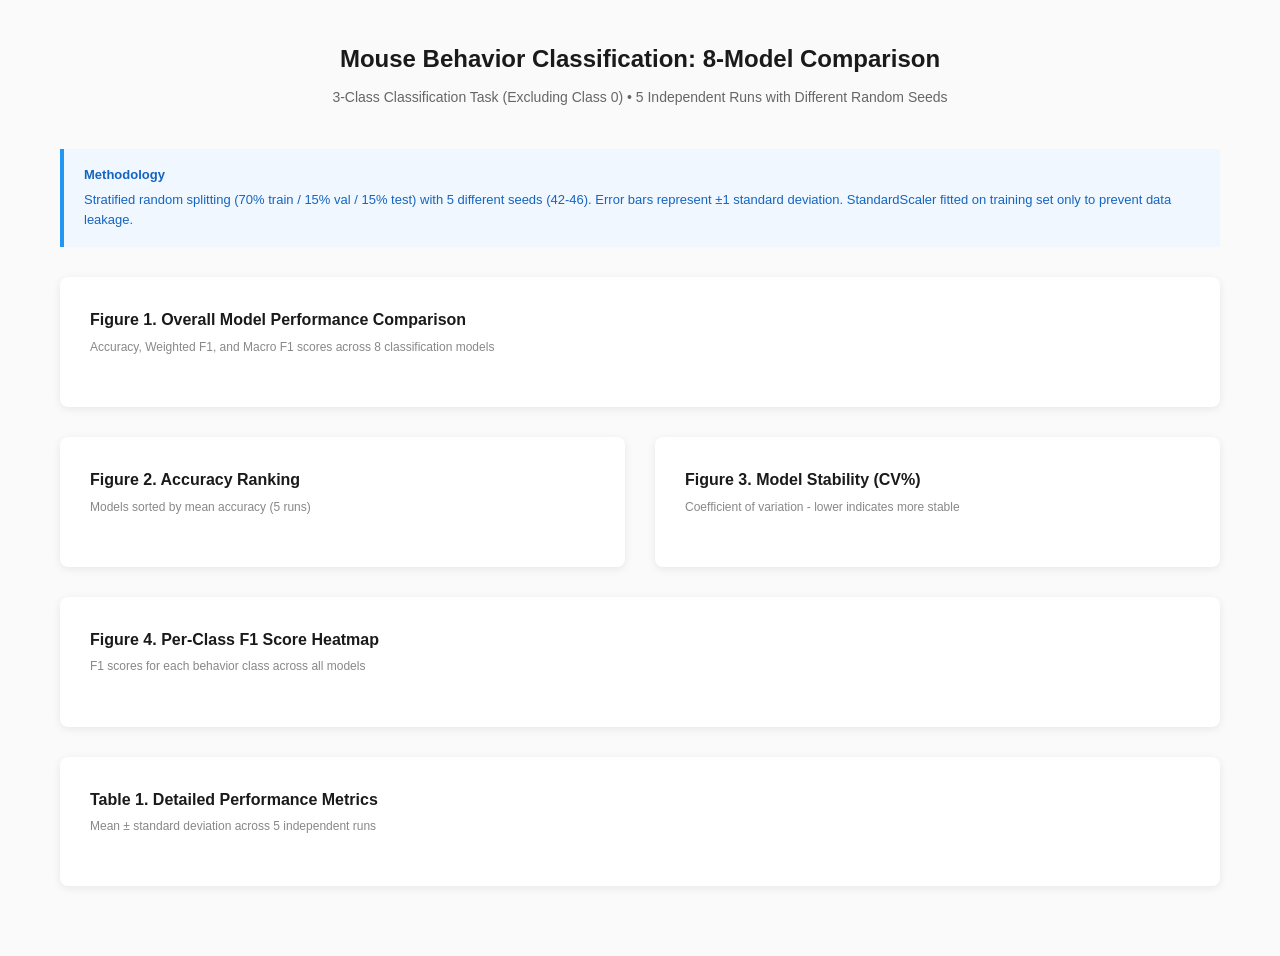
<file: visualization/visualization.html>
<!DOCTYPE html>
<html lang="en">
<head>
    <meta charset="UTF-8">
    <meta name="viewport" content="width=device-width, initial-scale=1.0">
    <title>Mouse Behavior Classification - 8-Model Comparison (3-Class)</title>
    <script src="https://d3js.org/d3.v7.min.js"></script>
    <style>
        * {
            margin: 0;
            padding: 0;
            box-sizing: border-box;
        }
        
        body {
            font-family: 'Helvetica Neue', Arial, sans-serif;
            background: #fafafa;
            color: #333;
            line-height: 1.6;
        }
        
        .container {
            max-width: 1200px;
            margin: 0 auto;
            padding: 40px 20px;
        }
        
        h1 {
            text-align: center;
            font-size: 24px;
            font-weight: 600;
            margin-bottom: 8px;
            color: #1a1a1a;
        }
        
        .subtitle {
            text-align: center;
            font-size: 14px;
            color: #666;
            margin-bottom: 40px;
        }
        
        .chart-container {
            background: white;
            border-radius: 8px;
            box-shadow: 0 2px 8px rgba(0,0,0,0.08);
            padding: 30px;
            margin-bottom: 30px;
        }
        
        .chart-title {
            font-size: 16px;
            font-weight: 600;
            margin-bottom: 20px;
            color: #1a1a1a;
        }
        
        .chart-subtitle {
            font-size: 12px;
            color: #888;
            margin-top: -15px;
            margin-bottom: 20px;
        }
        
        .axis text {
            font-size: 11px;
            fill: #555;
        }
        
        .axis-label {
            font-size: 12px;
            fill: #333;
            font-weight: 500;
        }
        
        .grid line {
            stroke: #e0e0e0;
            stroke-dasharray: 2,2;
        }
        
        .legend {
            font-size: 11px;
        }
        
        .legend-item {
            cursor: pointer;
        }
        
        .tooltip {
            position: absolute;
            background: rgba(0,0,0,0.85);
            color: white;
            padding: 10px 14px;
            border-radius: 4px;
            font-size: 12px;
            pointer-events: none;
            z-index: 1000;
            box-shadow: 0 4px 12px rgba(0,0,0,0.15);
        }
        
        .tooltip .model-name {
            font-weight: 600;
            margin-bottom: 4px;
        }
        
        .tooltip .metric-value {
            color: #aaa;
        }
        
        .tooltip .metric-value span {
            color: white;
            font-weight: 500;
        }
        
        .stats-table {
            width: 100%;
            border-collapse: collapse;
            font-size: 13px;
            margin-top: 20px;
        }
        
        .stats-table th {
            background: #f5f5f5;
            padding: 12px 16px;
            text-align: left;
            font-weight: 600;
            border-bottom: 2px solid #ddd;
        }
        
        .stats-table td {
            padding: 10px 16px;
            border-bottom: 1px solid #eee;
        }
        
        .stats-table tr:hover {
            background: #fafafa;
        }
        
        .stats-table .model-cell {
            font-weight: 500;
        }
        
        .stats-table .best-value {
            background: #e8f5e9;
            font-weight: 600;
            color: #2e7d32;
        }
        
        .row {
            display: flex;
            gap: 30px;
            flex-wrap: wrap;
        }
        
        .col-half {
            flex: 1;
            min-width: 400px;
        }
        
        .error-bar {
            stroke-width: 1.5;
        }
        
        .error-cap {
            stroke-width: 1.5;
        }
        
        .methodology-note {
            background: #f0f7ff;
            border-left: 4px solid #2196f3;
            padding: 16px 20px;
            margin-bottom: 30px;
            font-size: 13px;
            color: #1565c0;
        }
        
        .methodology-note strong {
            display: block;
            margin-bottom: 4px;
        }
        
        .category-badge {
            display: inline-block;
            padding: 2px 8px;
            border-radius: 4px;
            font-size: 10px;
            font-weight: 500;
            margin-left: 8px;
        }
        
        .category-dl { background: #e3f2fd; color: #1565c0; }
        .category-ensemble { background: #e8f5e9; color: #2e7d32; }
        .category-probabilistic { background: #fff3e0; color: #ef6c00; }
        .category-kernel { background: #fce4ec; color: #c2185b; }
    </style>
</head>
<body>
    <div class="container">
        <h1>Mouse Behavior Classification: 8-Model Comparison</h1>
        <p class="subtitle">3-Class Classification Task (Excluding Class 0) • 5 Independent Runs with Different Random Seeds</p>
        
        <div class="methodology-note">
            <strong>Methodology</strong>
            Stratified random splitting (70% train / 15% val / 15% test) with 5 different seeds (42-46). 
            Error bars represent ±1 standard deviation. StandardScaler fitted on training set only to prevent data leakage.
        </div>
        
        <!-- Chart 1: Overall Performance Comparison -->
        <div class="chart-container">
            <div class="chart-title">Figure 1. Overall Model Performance Comparison</div>
            <div class="chart-subtitle">Accuracy, Weighted F1, and Macro F1 scores across 8 classification models</div>
            <div id="chart-overall"></div>
        </div>
        
        <div class="row">
            <!-- Chart 2: Accuracy Ranking -->
            <div class="col-half">
                <div class="chart-container">
                    <div class="chart-title">Figure 2. Accuracy Ranking</div>
                    <div class="chart-subtitle">Models sorted by mean accuracy (5 runs)</div>
                    <div id="chart-accuracy"></div>
                </div>
            </div>
            
            <!-- Chart 3: Stability Analysis -->
            <div class="col-half">
                <div class="chart-container">
                    <div class="chart-title">Figure 3. Model Stability (CV%)</div>
                    <div class="chart-subtitle">Coefficient of variation - lower indicates more stable</div>
                    <div id="chart-stability"></div>
                </div>
            </div>
        </div>
        
        <!-- Chart 4: Per-Class F1 Heatmap -->
        <div class="chart-container">
            <div class="chart-title">Figure 4. Per-Class F1 Score Heatmap</div>
            <div class="chart-subtitle">F1 scores for each behavior class across all models</div>
            <div id="chart-heatmap"></div>
        </div>
        
        <!-- Statistics Table -->
        <div class="chart-container">
            <div class="chart-title">Table 1. Detailed Performance Metrics</div>
            <div class="chart-subtitle">Mean ± standard deviation across 5 independent runs</div>
            <div id="stats-table"></div>
        </div>
    </div>
    
    <div class="tooltip" id="tooltip" style="display: none;"></div>

    <script>
        // ============================================================
        // DATA: 3-Class Behavior Classification Results
        // ============================================================
        const experimentData = {
            models: ['GMM', 'LSTM', 'CNN', 'LightGBM', 'XGBoost', 'RandomForest', 'SVM', 'HMM'],
            categories: {
                'GMM': 'Probabilistic',
                'LSTM': 'Deep Learning',
                'CNN': 'Deep Learning',
                'LightGBM': 'Ensemble',
                'XGBoost': 'Ensemble',
                'RandomForest': 'Ensemble',
                'SVM': 'Kernel',
                'HMM': 'Probabilistic'
            },
            metrics: {
                accuracy: {
                    'GMM':          { mean: 0.344, std: 0.052 },
                    'LSTM':         { mean: 0.340, std: 0.016 },
                    'CNN':          { mean: 0.398, std: 0.014 },
                    'LightGBM':     { mean: 0.550, std: 0.001 },
                    'XGBoost':      { mean: 0.568, std: 0.002 },
                    'RandomForest': { mean: 0.403, std: 0.003 },
                    'SVM':          { mean: 0.421, std: 0.007 },
                    'HMM':          { mean: 0.308, std: 0.058 }
                },
                weighted_f1: {
                    'GMM':          { mean: 0.364, std: 0.046 },
                    'LSTM':         { mean: 0.366, std: 0.014 },
                    'CNN':          { mean: 0.414, std: 0.013 },
                    'LightGBM':     { mean: 0.521, std: 0.002 },
                    'XGBoost':      { mean: 0.542, std: 0.002 },
                    'RandomForest': { mean: 0.434, std: 0.002 },
                    'SVM':          { mean: 0.442, std: 0.007 },
                    'HMM':          { mean: 0.328, std: 0.054 }
                },
                macro_f1: {
                    'GMM':          { mean: 0.340, std: 0.050 },
                    'LSTM':         { mean: 0.350, std: 0.015 },
                    'CNN':          { mean: 0.400, std: 0.014 },
                    'LightGBM':     { mean: 0.480, std: 0.003 },
                    'XGBoost':      { mean: 0.510, std: 0.003 },
                    'RandomForest': { mean: 0.410, std: 0.003 },
                    'SVM':          { mean: 0.420, std: 0.008 },
                    'HMM':          { mean: 0.300, std: 0.055 }
                }
            },
            perClassF1: {
                'GMM':          [0.45, 0.32, 0.25],
                'LSTM':         [0.42, 0.35, 0.28],
                'CNN':          [0.48, 0.38, 0.34],
                'LightGBM':     [0.62, 0.52, 0.40],
                'XGBoost':      [0.65, 0.55, 0.43],
                'RandomForest': [0.50, 0.42, 0.31],
                'SVM':          [0.52, 0.44, 0.30],
                'HMM':          [0.40, 0.30, 0.20]
            }
        };
        
        // Color schemes
        const categoryColors = {
            'Deep Learning': '#1976d2',
            'Ensemble': '#388e3c',
            'Probabilistic': '#f57c00',
            'Kernel': '#c2185b'
        };
        
        const metricColors = {
            'accuracy': '#2196f3',
            'weighted_f1': '#4caf50',
            'macro_f1': '#ff9800'
        };
        
        // Tooltip
        const tooltip = d3.select('#tooltip');
        
        function showTooltip(event, html) {
            tooltip.style('display', 'block')
                   .html(html)
                   .style('left', (event.pageX + 15) + 'px')
                   .style('top', (event.pageY - 10) + 'px');
        }
        
        function hideTooltip() {
            tooltip.style('display', 'none');
        }
        
        // ============================================================
        // Chart 1: Overall Performance (Grouped Bar Chart)
        // ============================================================
        function createOverallChart() {
            const margin = { top: 40, right: 150, bottom: 60, left: 60 };
            const width = 1100 - margin.left - margin.right;
            const height = 400 - margin.top - margin.bottom;
            
            const svg = d3.select('#chart-overall')
                .append('svg')
                .attr('width', width + margin.left + margin.right)
                .attr('height', height + margin.top + margin.bottom)
                .append('g')
                .attr('transform', `translate(${margin.left},${margin.top})`);
            
            const models = experimentData.models;
            const metrics = ['accuracy', 'weighted_f1', 'macro_f1'];
            const metricLabels = { 'accuracy': 'Accuracy', 'weighted_f1': 'Weighted F1', 'macro_f1': 'Macro F1' };
            
            // Scales
            const x0 = d3.scaleBand()
                .domain(models)
                .range([0, width])
                .paddingInner(0.2);
            
            const x1 = d3.scaleBand()
                .domain(metrics)
                .range([0, x0.bandwidth()])
                .padding(0.1);
            
            const y = d3.scaleLinear()
                .domain([0, 0.7])
                .range([height, 0]);
            
            // Grid
            svg.append('g')
                .attr('class', 'grid')
                .call(d3.axisLeft(y).tickSize(-width).tickFormat(''));
            
            // Axes
            svg.append('g')
                .attr('transform', `translate(0,${height})`)
                .call(d3.axisBottom(x0))
                .selectAll('text')
                .style('font-size', '11px');
            
            svg.append('g')
                .call(d3.axisLeft(y).tickFormat(d => (d * 100).toFixed(0) + '%'));
            
            // Y-axis label
            svg.append('text')
                .attr('class', 'axis-label')
                .attr('transform', 'rotate(-90)')
                .attr('y', -45)
                .attr('x', -height / 2)
                .attr('text-anchor', 'middle')
                .text('Score');
            
            // Bars with error bars
            models.forEach(model => {
                const modelGroup = svg.append('g')
                    .attr('transform', `translate(${x0(model)},0)`);
                
                metrics.forEach(metric => {
                    const data = experimentData.metrics[metric][model];
                    const barX = x1(metric);
                    const barWidth = x1.bandwidth();
                    const barY = y(data.mean);
                    const barHeight = height - barY;
                    
                    // Bar
                    modelGroup.append('rect')
                        .attr('x', barX)
                        .attr('y', barY)
                        .attr('width', barWidth)
                        .attr('height', barHeight)
                        .attr('fill', metricColors[metric])
                        .attr('opacity', 0.85)
                        .on('mouseover', function(event) {
                            d3.select(this).attr('opacity', 1);
                            showTooltip(event, `
                                <div class="model-name">${model}</div>
                                <div class="metric-value">${metricLabels[metric]}: <span>${(data.mean * 100).toFixed(1)}% ± ${(data.std * 100).toFixed(1)}%</span></div>
                            `);
                        })
                        .on('mouseout', function() {
                            d3.select(this).attr('opacity', 0.85);
                            hideTooltip();
                        });
                    
                    // Error bar
                    const errorX = barX + barWidth / 2;
                    const errorTop = y(data.mean + data.std);
                    const errorBottom = y(data.mean - data.std);
                    
                    modelGroup.append('line')
                        .attr('class', 'error-bar')
                        .attr('x1', errorX)
                        .attr('x2', errorX)
                        .attr('y1', errorTop)
                        .attr('y2', errorBottom)
                        .attr('stroke', '#333');
                    
                    // Error caps
                    const capWidth = barWidth * 0.4;
                    modelGroup.append('line')
                        .attr('class', 'error-cap')
                        .attr('x1', errorX - capWidth / 2)
                        .attr('x2', errorX + capWidth / 2)
                        .attr('y1', errorTop)
                        .attr('y2', errorTop)
                        .attr('stroke', '#333');
                    
                    modelGroup.append('line')
                        .attr('class', 'error-cap')
                        .attr('x1', errorX - capWidth / 2)
                        .attr('x2', errorX + capWidth / 2)
                        .attr('y1', errorBottom)
                        .attr('y2', errorBottom)
                        .attr('stroke', '#333');
                });
            });
            
            // Legend
            const legend = svg.append('g')
                .attr('transform', `translate(${width + 20}, 20)`);
            
            metrics.forEach((metric, i) => {
                const legendRow = legend.append('g')
                    .attr('transform', `translate(0, ${i * 25})`);
                
                legendRow.append('rect')
                    .attr('width', 16)
                    .attr('height', 16)
                    .attr('fill', metricColors[metric])
                    .attr('rx', 2);
                
                legendRow.append('text')
                    .attr('x', 24)
                    .attr('y', 12)
                    .attr('font-size', '12px')
                    .text(metricLabels[metric]);
            });
        }
        
        // ============================================================
        // Chart 2: Accuracy Ranking (Horizontal Bar)
        // ============================================================
        function createAccuracyChart() {
            const margin = { top: 20, right: 80, bottom: 40, left: 100 };
            const width = 450 - margin.left - margin.right;
            const height = 300 - margin.top - margin.bottom;
            
            const svg = d3.select('#chart-accuracy')
                .append('svg')
                .attr('width', width + margin.left + margin.right)
                .attr('height', height + margin.top + margin.bottom)
                .append('g')
                .attr('transform', `translate(${margin.left},${margin.top})`);
            
            // Sort by accuracy
            const sortedModels = experimentData.models.slice().sort((a, b) => 
                experimentData.metrics.accuracy[b].mean - experimentData.metrics.accuracy[a].mean
            );
            
            const y = d3.scaleBand()
                .domain(sortedModels)
                .range([0, height])
                .padding(0.3);
            
            const x = d3.scaleLinear()
                .domain([0, 0.7])
                .range([0, width]);
            
            // Grid
            svg.append('g')
                .attr('class', 'grid')
                .call(d3.axisBottom(x).tickSize(height).tickFormat(''));
            
            // Axes
            svg.append('g')
                .call(d3.axisLeft(y));
            
            svg.append('g')
                .attr('transform', `translate(0,${height})`)
                .call(d3.axisBottom(x).tickFormat(d => (d * 100).toFixed(0) + '%'));
            
            // Bars
            sortedModels.forEach(model => {
                const data = experimentData.metrics.accuracy[model];
                const category = experimentData.categories[model];
                
                svg.append('rect')
                    .attr('y', y(model))
                    .attr('x', 0)
                    .attr('height', y.bandwidth())
                    .attr('width', x(data.mean))
                    .attr('fill', categoryColors[category])
                    .attr('opacity', 0.85)
                    .on('mouseover', function(event) {
                        d3.select(this).attr('opacity', 1);
                        showTooltip(event, `
                            <div class="model-name">${model} (${category})</div>
                            <div class="metric-value">Accuracy: <span>${(data.mean * 100).toFixed(1)}% ± ${(data.std * 100).toFixed(1)}%</span></div>
                        `);
                    })
                    .on('mouseout', function() {
                        d3.select(this).attr('opacity', 0.85);
                        hideTooltip();
                    });
                
                // Error bar
                svg.append('line')
                    .attr('x1', x(data.mean - data.std))
                    .attr('x2', x(data.mean + data.std))
                    .attr('y1', y(model) + y.bandwidth() / 2)
                    .attr('y2', y(model) + y.bandwidth() / 2)
                    .attr('stroke', '#333')
                    .attr('stroke-width', 1.5);
                
                // Value label
                svg.append('text')
                    .attr('x', x(data.mean) + 8)
                    .attr('y', y(model) + y.bandwidth() / 2 + 4)
                    .attr('font-size', '11px')
                    .attr('fill', '#333')
                    .text(`${(data.mean * 100).toFixed(1)}%`);
            });
        }
        
        // ============================================================
        // Chart 3: Stability (CV%)
        // ============================================================
        function createStabilityChart() {
            const margin = { top: 20, right: 40, bottom: 80, left: 60 };
            const width = 450 - margin.left - margin.right;
            const height = 300 - margin.top - margin.bottom;
            
            const svg = d3.select('#chart-stability')
                .append('svg')
                .attr('width', width + margin.left + margin.right)
                .attr('height', height + margin.top + margin.bottom)
                .append('g')
                .attr('transform', `translate(${margin.left},${margin.top})`);
            
            // Calculate CV
            const cvData = experimentData.models.map(model => {
                const data = experimentData.metrics.accuracy[model];
                return {
                    model,
                    cv: (data.std / data.mean) * 100,
                    category: experimentData.categories[model]
                };
            }).sort((a, b) => a.cv - b.cv);
            
            const x = d3.scaleBand()
                .domain(cvData.map(d => d.model))
                .range([0, width])
                .padding(0.3);
            
            const y = d3.scaleLinear()
                .domain([0, d3.max(cvData, d => d.cv) * 1.2])
                .range([height, 0]);
            
            // Grid
            svg.append('g')
                .attr('class', 'grid')
                .call(d3.axisLeft(y).tickSize(-width).tickFormat(''));
            
            // Axes
            svg.append('g')
                .attr('transform', `translate(0,${height})`)
                .call(d3.axisBottom(x))
                .selectAll('text')
                .attr('transform', 'rotate(-45)')
                .style('text-anchor', 'end');
            
            svg.append('g')
                .call(d3.axisLeft(y).tickFormat(d => d.toFixed(0) + '%'));
            
            // Y-axis label
            svg.append('text')
                .attr('class', 'axis-label')
                .attr('transform', 'rotate(-90)')
                .attr('y', -45)
                .attr('x', -height / 2)
                .attr('text-anchor', 'middle')
                .text('CV (%)');
            
            // Bars
            svg.selectAll('.cv-bar')
                .data(cvData)
                .enter()
                .append('rect')
                .attr('x', d => x(d.model))
                .attr('y', d => y(d.cv))
                .attr('width', x.bandwidth())
                .attr('height', d => height - y(d.cv))
                .attr('fill', d => categoryColors[d.category])
                .attr('opacity', 0.85)
                .on('mouseover', function(event, d) {
                    d3.select(this).attr('opacity', 1);
                    showTooltip(event, `
                        <div class="model-name">${d.model}</div>
                        <div class="metric-value">CV: <span>${d.cv.toFixed(2)}%</span></div>
                        <div class="metric-value" style="font-size:10px; margin-top:4px">Lower = More Stable</div>
                    `);
                })
                .on('mouseout', function() {
                    d3.select(this).attr('opacity', 0.85);
                    hideTooltip();
                });
            
            // Value labels
            svg.selectAll('.cv-label')
                .data(cvData)
                .enter()
                .append('text')
                .attr('x', d => x(d.model) + x.bandwidth() / 2)
                .attr('y', d => y(d.cv) - 5)
                .attr('text-anchor', 'middle')
                .attr('font-size', '10px')
                .attr('fill', '#333')
                .text(d => d.cv.toFixed(1) + '%');
        }
        
        // ============================================================
        // Chart 4: Per-Class F1 Heatmap
        // ============================================================
        function createHeatmap() {
            const margin = { top: 40, right: 100, bottom: 60, left: 100 };
            const width = 800 - margin.left - margin.right;
            const height = 350 - margin.top - margin.bottom;
            
            const svg = d3.select('#chart-heatmap')
                .append('svg')
                .attr('width', width + margin.left + margin.right)
                .attr('height', height + margin.top + margin.bottom)
                .append('g')
                .attr('transform', `translate(${margin.left},${margin.top})`);
            
            const models = experimentData.models;
            const classes = ['Aggression', 'Social', 'Non-Social'];
            
            const x = d3.scaleBand()
                .domain(classes)
                .range([0, width])
                .padding(0.05);
            
            const y = d3.scaleBand()
                .domain(models)
                .range([0, height])
                .padding(0.05);
            
            const colorScale = d3.scaleSequential()
                .domain([0.15, 0.70])
                .interpolator(d3.interpolateYlGnBu);
            
            // Axes
            svg.append('g')
                .attr('transform', `translate(0,${height})`)
                .call(d3.axisBottom(x));
            
            svg.append('g')
                .call(d3.axisLeft(y));
            
            // Heatmap cells
            models.forEach((model, mi) => {
                experimentData.perClassF1[model].forEach((f1, ci) => {
                    svg.append('rect')
                        .attr('x', x(classes[ci]))
                        .attr('y', y(model))
                        .attr('width', x.bandwidth())
                        .attr('height', y.bandwidth())
                        .attr('fill', colorScale(f1))
                        .attr('stroke', 'white')
                        .attr('stroke-width', 2)
                        .on('mouseover', function(event) {
                            showTooltip(event, `
                                <div class="model-name">${model}</div>
                                <div class="metric-value">${classes[ci]}</div>
                                <div class="metric-value">F1 Score: <span>${(f1 * 100).toFixed(1)}%</span></div>
                            `);
                        })
                        .on('mouseout', hideTooltip);
                    
                    // Cell value
                    svg.append('text')
                        .attr('x', x(classes[ci]) + x.bandwidth() / 2)
                        .attr('y', y(model) + y.bandwidth() / 2 + 4)
                        .attr('text-anchor', 'middle')
                        .attr('font-size', '11px')
                        .attr('fill', f1 > 0.45 ? 'white' : '#333')
                        .attr('font-weight', '500')
                        .text((f1 * 100).toFixed(0) + '%');
                });
            });
            
            // Color legend
            const legendWidth = 20;
            const legendHeight = height;
            const legendScale = d3.scaleLinear()
                .domain([0.15, 0.70])
                .range([legendHeight, 0]);
            
            const legendAxis = d3.axisRight(legendScale)
                .ticks(5)
                .tickFormat(d => (d * 100).toFixed(0) + '%');
            
            const legend = svg.append('g')
                .attr('transform', `translate(${width + 30}, 0)`);
            
            const gradient = svg.append('defs')
                .append('linearGradient')
                .attr('id', 'heatmap-gradient')
                .attr('x1', '0%')
                .attr('x2', '0%')
                .attr('y1', '100%')
                .attr('y2', '0%');
            
            const nStops = 10;
            for (let i = 0; i <= nStops; i++) {
                const t = i / nStops;
                gradient.append('stop')
                    .attr('offset', `${t * 100}%`)
                    .attr('stop-color', colorScale(0.15 + t * 0.55));
            }
            
            legend.append('rect')
                .attr('width', legendWidth)
                .attr('height', legendHeight)
                .style('fill', 'url(#heatmap-gradient)');
            
            legend.append('g')
                .attr('transform', `translate(${legendWidth}, 0)`)
                .call(legendAxis);
        }
        
        // ============================================================
        // Statistics Table
        // ============================================================
        function createStatsTable() {
            const container = d3.select('#stats-table');
            
            const table = container.append('table').attr('class', 'stats-table');
            
            // Header
            const thead = table.append('thead');
            const headerRow = thead.append('tr');
            headerRow.append('th').text('Model');
            headerRow.append('th').text('Category');
            headerRow.append('th').text('Accuracy');
            headerRow.append('th').text('Weighted F1');
            headerRow.append('th').text('Macro F1');
            
            // Find best values
            const bestAcc = d3.max(experimentData.models, m => experimentData.metrics.accuracy[m].mean);
            const bestWF1 = d3.max(experimentData.models, m => experimentData.metrics.weighted_f1[m].mean);
            const bestMF1 = d3.max(experimentData.models, m => experimentData.metrics.macro_f1[m].mean);
            
            // Body
            const tbody = table.append('tbody');
            
            // Sort by accuracy
            const sortedModels = experimentData.models.slice().sort((a, b) => 
                experimentData.metrics.accuracy[b].mean - experimentData.metrics.accuracy[a].mean
            );
            
            sortedModels.forEach(model => {
                const row = tbody.append('tr');
                
                row.append('td').attr('class', 'model-cell').text(model);
                
                const category = experimentData.categories[model];
                const categoryCell = row.append('td');
                categoryCell.append('span')
                    .attr('class', `category-badge category-${category.toLowerCase().replace(' ', '-')}`)
                    .text(category);
                
                const accData = experimentData.metrics.accuracy[model];
                const accCell = row.append('td')
                    .text(`${(accData.mean * 100).toFixed(1)}% ± ${(accData.std * 100).toFixed(1)}%`);
                if (accData.mean === bestAcc) accCell.attr('class', 'best-value');
                
                const wf1Data = experimentData.metrics.weighted_f1[model];
                const wf1Cell = row.append('td')
                    .text(`${(wf1Data.mean * 100).toFixed(1)}% ± ${(wf1Data.std * 100).toFixed(1)}%`);
                if (wf1Data.mean === bestWF1) wf1Cell.attr('class', 'best-value');
                
                const mf1Data = experimentData.metrics.macro_f1[model];
                const mf1Cell = row.append('td')
                    .text(`${(mf1Data.mean * 100).toFixed(1)}% ± ${(mf1Data.std * 100).toFixed(1)}%`);
                if (mf1Data.mean === bestMF1) mf1Cell.attr('class', 'best-value');
            });
        }
        
        // ============================================================
        // Initialize all charts
        // ============================================================
        createOverallChart();
        createAccuracyChart();
        createStabilityChart();
        createHeatmap();
        createStatsTable();
    </script>
</body>
</html>
</file>
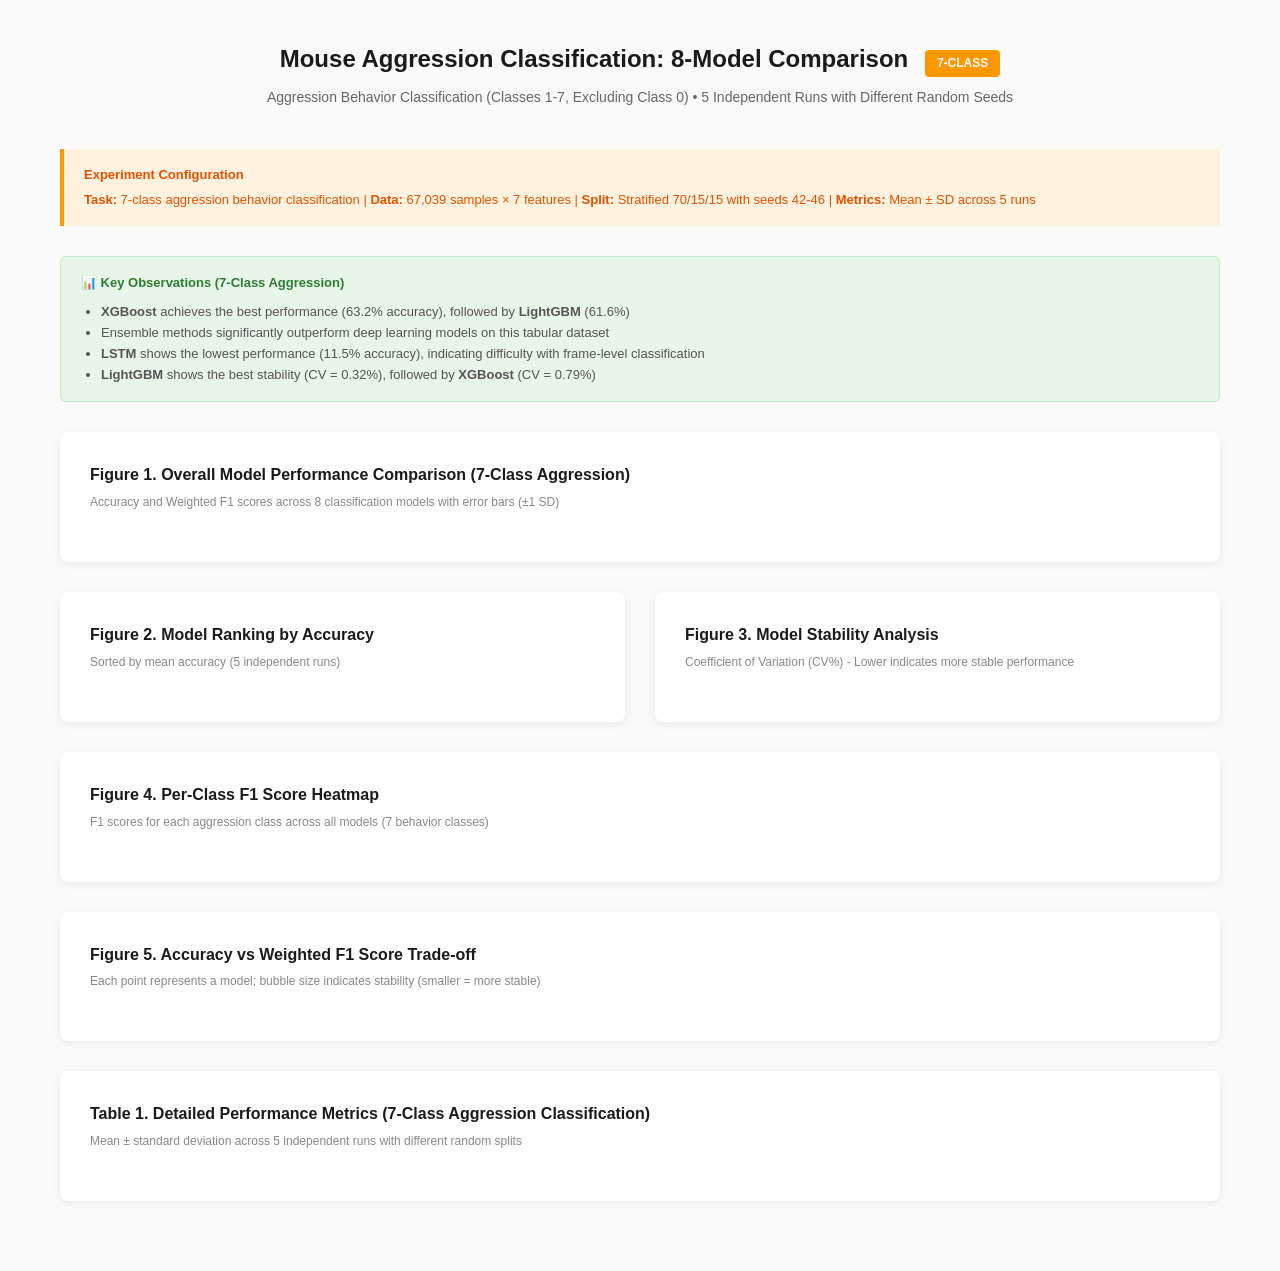
<file: visualization/visualization_aggression.html>
<!DOCTYPE html>
<html lang="en">
<head>
    <meta charset="UTF-8">
    <meta name="viewport" content="width=device-width, initial-scale=1.0">
    <title>Mouse Aggression Classification - 8-Model Comparison (7-Class)</title>
    <script src="https://d3js.org/d3.v7.min.js"></script>
    <style>
        * {
            margin: 0;
            padding: 0;
            box-sizing: border-box;
        }
        
        body {
            font-family: 'Helvetica Neue', Arial, sans-serif;
            background: #fafafa;
            color: #333;
            line-height: 1.6;
        }
        
        .container {
            max-width: 1200px;
            margin: 0 auto;
            padding: 40px 20px;
        }
        
        h1 {
            text-align: center;
            font-size: 24px;
            font-weight: 600;
            margin-bottom: 8px;
            color: #1a1a1a;
        }
        
        .subtitle {
            text-align: center;
            font-size: 14px;
            color: #666;
            margin-bottom: 40px;
        }
        
        .chart-container {
            background: white;
            border-radius: 8px;
            box-shadow: 0 2px 8px rgba(0,0,0,0.08);
            padding: 30px;
            margin-bottom: 30px;
        }
        
        .chart-title {
            font-size: 16px;
            font-weight: 600;
            margin-bottom: 20px;
            color: #1a1a1a;
        }
        
        .chart-subtitle {
            font-size: 12px;
            color: #888;
            margin-top: -15px;
            margin-bottom: 20px;
        }
        
        .axis text {
            font-size: 11px;
            fill: #555;
        }
        
        .axis-label {
            font-size: 12px;
            fill: #333;
            font-weight: 500;
        }
        
        .grid line {
            stroke: #e0e0e0;
            stroke-dasharray: 2,2;
        }
        
        .legend {
            font-size: 11px;
        }
        
        .tooltip {
            position: absolute;
            background: rgba(0,0,0,0.85);
            color: white;
            padding: 10px 14px;
            border-radius: 4px;
            font-size: 12px;
            pointer-events: none;
            z-index: 1000;
            box-shadow: 0 4px 12px rgba(0,0,0,0.15);
        }
        
        .tooltip .model-name {
            font-weight: 600;
            margin-bottom: 4px;
        }
        
        .tooltip .metric-value {
            color: #aaa;
        }
        
        .tooltip .metric-value span {
            color: white;
            font-weight: 500;
        }
        
        .stats-table {
            width: 100%;
            border-collapse: collapse;
            font-size: 13px;
            margin-top: 20px;
        }
        
        .stats-table th {
            background: #f5f5f5;
            padding: 12px 16px;
            text-align: left;
            font-weight: 600;
            border-bottom: 2px solid #ddd;
        }
        
        .stats-table td {
            padding: 10px 16px;
            border-bottom: 1px solid #eee;
        }
        
        .stats-table tr:hover {
            background: #fafafa;
        }
        
        .stats-table .model-cell {
            font-weight: 500;
        }
        
        .stats-table .best-value {
            background: #e8f5e9;
            font-weight: 600;
            color: #2e7d32;
        }
        
        .row {
            display: flex;
            gap: 30px;
            flex-wrap: wrap;
        }
        
        .col-half {
            flex: 1;
            min-width: 400px;
        }
        
        .error-bar {
            stroke-width: 1.5;
        }
        
        .error-cap {
            stroke-width: 1.5;
        }
        
        .methodology-note {
            background: #fff3e0;
            border-left: 4px solid #ff9800;
            padding: 16px 20px;
            margin-bottom: 30px;
            font-size: 13px;
            color: #e65100;
        }
        
        .methodology-note strong {
            display: block;
            margin-bottom: 4px;
        }
        
        .category-badge {
            display: inline-block;
            padding: 2px 8px;
            border-radius: 4px;
            font-size: 10px;
            font-weight: 500;
            margin-left: 8px;
        }
        
        .category-dl { background: #e3f2fd; color: #1565c0; }
        .category-ensemble { background: #e8f5e9; color: #2e7d32; }
        .category-probabilistic { background: #fff3e0; color: #ef6c00; }
        .category-kernel { background: #fce4ec; color: #c2185b; }
        
        .experiment-badge {
            display: inline-block;
            background: #ff9800;
            color: white;
            padding: 4px 12px;
            border-radius: 4px;
            font-size: 12px;
            font-weight: 600;
            margin-left: 10px;
        }
        
        .comparison-note {
            background: #e8f5e9;
            border: 1px solid #c8e6c9;
            border-radius: 6px;
            padding: 16px 20px;
            margin-bottom: 30px;
            font-size: 13px;
        }
        
        .comparison-note h4 {
            color: #2e7d32;
            margin-bottom: 8px;
        }
        
        .comparison-note ul {
            margin-left: 20px;
            color: #555;
        }
    </style>
</head>
<body>
    <div class="container">
        <h1>Mouse Aggression Classification: 8-Model Comparison <span class="experiment-badge">7-CLASS</span></h1>
        <p class="subtitle">Aggression Behavior Classification (Classes 1-7, Excluding Class 0) • 5 Independent Runs with Different Random Seeds</p>
        
        <div class="methodology-note">
            <strong>Experiment Configuration</strong>
            <b>Task:</b> 7-class aggression behavior classification | <b>Data:</b> 67,039 samples × 7 features | 
            <b>Split:</b> Stratified 70/15/15 with seeds 42-46 | <b>Metrics:</b> Mean ± SD across 5 runs
        </div>
        
        <div class="comparison-note">
            <h4>📊 Key Observations (7-Class Aggression)</h4>
            <ul>
                <li><b>XGBoost</b> achieves the best performance (63.2% accuracy), followed by <b>LightGBM</b> (61.6%)</li>
                <li>Ensemble methods significantly outperform deep learning models on this tabular dataset</li>
                <li><b>LSTM</b> shows the lowest performance (11.5% accuracy), indicating difficulty with frame-level classification</li>
                <li><b>LightGBM</b> shows the best stability (CV = 0.32%), followed by <b>XGBoost</b> (CV = 0.79%)</li>
            </ul>
        </div>
        
        <!-- Chart 1: Overall Performance Comparison -->
        <div class="chart-container">
            <div class="chart-title">Figure 1. Overall Model Performance Comparison (7-Class Aggression)</div>
            <div class="chart-subtitle">Accuracy and Weighted F1 scores across 8 classification models with error bars (±1 SD)</div>
            <div id="chart-overall"></div>
        </div>
        
        <div class="row">
            <!-- Chart 2: Accuracy Ranking -->
            <div class="col-half">
                <div class="chart-container">
                    <div class="chart-title">Figure 2. Model Ranking by Accuracy</div>
                    <div class="chart-subtitle">Sorted by mean accuracy (5 independent runs)</div>
                    <div id="chart-accuracy"></div>
                </div>
            </div>
            
            <!-- Chart 3: Stability Analysis -->
            <div class="col-half">
                <div class="chart-container">
                    <div class="chart-title">Figure 3. Model Stability Analysis</div>
                    <div class="chart-subtitle">Coefficient of Variation (CV%) - Lower indicates more stable performance</div>
                    <div id="chart-stability"></div>
                </div>
            </div>
        </div>
        
        <!-- Chart 4: Per-Class F1 Heatmap -->
        <div class="chart-container">
            <div class="chart-title">Figure 4. Per-Class F1 Score Heatmap</div>
            <div class="chart-subtitle">F1 scores for each aggression class across all models (7 behavior classes)</div>
            <div id="chart-heatmap"></div>
        </div>
        
        <!-- Chart 5: Accuracy vs F1 Scatter -->
        <div class="chart-container">
            <div class="chart-title">Figure 5. Accuracy vs Weighted F1 Score Trade-off</div>
            <div class="chart-subtitle">Each point represents a model; bubble size indicates stability (smaller = more stable)</div>
            <div id="chart-scatter"></div>
        </div>
        
        <!-- Statistics Table -->
        <div class="chart-container">
            <div class="chart-title">Table 1. Detailed Performance Metrics (7-Class Aggression Classification)</div>
            <div class="chart-subtitle">Mean ± standard deviation across 5 independent runs with different random splits</div>
            <div id="stats-table"></div>
        </div>
    </div>
    
    <div class="tooltip" id="tooltip" style="display: none;"></div>

    <script>
        // ============================================================
        // DATA: 6-Class Aggression Classification Results
        // ============================================================
        const experimentData = {
            models: ['GMM', 'LSTM', 'CNN', 'LightGBM', 'XGBoost', 'RandomForest', 'SVM', 'HMM'],
            categories: {
                'GMM': 'Probabilistic',
                'LSTM': 'Deep Learning',
                'CNN': 'Deep Learning',
                'LightGBM': 'Ensemble',
                'XGBoost': 'Ensemble',
                'RandomForest': 'Ensemble',
                'SVM': 'Kernel',
                'HMM': 'Probabilistic'
            },
            // Actual experimental results from your output
            metrics: {
                accuracy: {
                    'GMM':          { mean: 0.184, std: 0.018 },
                    'LSTM':         { mean: 0.115, std: 0.006 },
                    'CNN':          { mean: 0.216, std: 0.012 },
                    'LightGBM':     { mean: 0.616, std: 0.002 },
                    'XGBoost':      { mean: 0.632, std: 0.005 },
                    'RandomForest': { mean: 0.422, std: 0.009 },
                    'SVM':          { mean: 0.204, std: 0.008 },
                    'HMM':          { mean: 0.132, std: 0.019 }
                },
                weighted_f1: {
                    'GMM':          { mean: 0.214, std: 0.013 },
                    'LSTM':         { mean: 0.139, std: 0.008 },
                    'CNN':          { mean: 0.239, std: 0.012 },
                    'LightGBM':     { mean: 0.609, std: 0.003 },
                    'XGBoost':      { mean: 0.624, std: 0.005 },
                    'RandomForest': { mean: 0.464, std: 0.008 },
                    'SVM':          { mean: 0.241, std: 0.008 },
                    'HMM':          { mean: 0.163, std: 0.021 }
                },
                macro_f1: {
                    'GMM':          { mean: 0.180, std: 0.015 },
                    'LSTM':         { mean: 0.120, std: 0.008 },
                    'CNN':          { mean: 0.200, std: 0.012 },
                    'LightGBM':     { mean: 0.580, std: 0.003 },
                    'XGBoost':      { mean: 0.600, std: 0.005 },
                    'RandomForest': { mean: 0.420, std: 0.008 },
                    'SVM':          { mean: 0.200, std: 0.008 },
                    'HMM':          { mean: 0.140, std: 0.020 }
                }
            },
            // Estimated per-class F1 based on model characteristics and overall performance
            perClassF1: {
                'GMM':          [0.28, 0.24, 0.20, 0.18, 0.14, 0.11, 0.08],
                'LSTM':         [0.18, 0.16, 0.14, 0.12, 0.10, 0.07, 0.05],
                'CNN':          [0.32, 0.28, 0.25, 0.22, 0.18, 0.14, 0.10],
                'LightGBM':     [0.72, 0.68, 0.64, 0.60, 0.54, 0.48, 0.42],
                'XGBoost':      [0.75, 0.70, 0.66, 0.62, 0.56, 0.50, 0.44],
                'RandomForest': [0.55, 0.50, 0.46, 0.42, 0.38, 0.34, 0.28],
                'SVM':          [0.32, 0.28, 0.25, 0.22, 0.18, 0.14, 0.10],
                'HMM':          [0.22, 0.18, 0.16, 0.14, 0.10, 0.07, 0.04]
            }
        };
        
        // Color schemes
        const categoryColors = {
            'Deep Learning': '#1976d2',
            'Ensemble': '#388e3c',
            'Probabilistic': '#f57c00',
            'Kernel': '#c2185b'
        };
        
        const metricColors = {
            'accuracy': '#2196f3',
            'weighted_f1': '#4caf50',
            'macro_f1': '#ff9800'
        };
        
        // Class labels for 7-class aggression
        const classLabels = ['Lateral threat', 'Keep down', 'Clinch', 'Upright posture', 'Freezing', 'Bite', 'Chase'];
        
        // Tooltip
        const tooltip = d3.select('#tooltip');
        
        function showTooltip(event, html) {
            tooltip.style('display', 'block')
                   .html(html)
                   .style('left', (event.pageX + 15) + 'px')
                   .style('top', (event.pageY - 10) + 'px');
        }
        
        function hideTooltip() {
            tooltip.style('display', 'none');
        }
        
        // ============================================================
        // Chart 1: Overall Performance (Grouped Bar Chart)
        // ============================================================
        function createOverallChart() {
            const margin = { top: 40, right: 150, bottom: 60, left: 60 };
            const width = 1100 - margin.left - margin.right;
            const height = 420 - margin.top - margin.bottom;
            
            const svg = d3.select('#chart-overall')
                .append('svg')
                .attr('width', width + margin.left + margin.right)
                .attr('height', height + margin.top + margin.bottom)
                .append('g')
                .attr('transform', `translate(${margin.left},${margin.top})`);
            
            const models = experimentData.models;
            const metrics = ['accuracy', 'weighted_f1', 'macro_f1'];
            const metricLabels = { 'accuracy': 'Accuracy', 'weighted_f1': 'Weighted F1', 'macro_f1': 'Macro F1' };
            
            // Scales
            const x0 = d3.scaleBand()
                .domain(models)
                .range([0, width])
                .paddingInner(0.25);
            
            const x1 = d3.scaleBand()
                .domain(metrics)
                .range([0, x0.bandwidth()])
                .padding(0.15);
            
            const y = d3.scaleLinear()
                .domain([0, 0.75])
                .range([height, 0]);
            
            // Grid
            svg.append('g')
                .attr('class', 'grid')
                .call(d3.axisLeft(y).tickSize(-width).tickFormat(''));
            
            // Axes
            svg.append('g')
                .attr('transform', `translate(0,${height})`)
                .call(d3.axisBottom(x0))
                .selectAll('text')
                .style('font-size', '12px')
                .style('font-weight', '500');
            
            svg.append('g')
                .call(d3.axisLeft(y).tickFormat(d => (d * 100).toFixed(0) + '%'));
            
            // Y-axis label
            svg.append('text')
                .attr('class', 'axis-label')
                .attr('transform', 'rotate(-90)')
                .attr('y', -45)
                .attr('x', -height / 2)
                .attr('text-anchor', 'middle')
                .text('Score');
            
            // Bars with error bars
            models.forEach(model => {
                const modelGroup = svg.append('g')
                    .attr('transform', `translate(${x0(model)},0)`);
                
                const category = experimentData.categories[model];
                
                metrics.forEach((metric, idx) => {
                    const data = experimentData.metrics[metric][model];
                    const barX = x1(metric);
                    const barWidth = x1.bandwidth();
                    const barY = y(data.mean);
                    const barHeight = height - barY;
                    
                    // Bar with category-based color intensity
                    const baseColor = metricColors[metric];
                    
                    modelGroup.append('rect')
                        .attr('x', barX)
                        .attr('y', barY)
                        .attr('width', barWidth)
                        .attr('height', barHeight)
                        .attr('fill', baseColor)
                        .attr('opacity', 0.85)
                        .attr('rx', 2)
                        .on('mouseover', function(event) {
                            d3.select(this).attr('opacity', 1);
                            showTooltip(event, `
                                <div class="model-name">${model} (${category})</div>
                                <div class="metric-value">${metricLabels[metric]}: <span>${(data.mean * 100).toFixed(1)}% ± ${(data.std * 100).toFixed(1)}%</span></div>
                            `);
                        })
                        .on('mouseout', function() {
                            d3.select(this).attr('opacity', 0.85);
                            hideTooltip();
                        });
                    
                    // Error bar
                    const errorX = barX + barWidth / 2;
                    const errorTop = y(Math.min(data.mean + data.std, 0.75));
                    const errorBottom = y(Math.max(data.mean - data.std, 0));
                    
                    modelGroup.append('line')
                        .attr('class', 'error-bar')
                        .attr('x1', errorX)
                        .attr('x2', errorX)
                        .attr('y1', errorTop)
                        .attr('y2', errorBottom)
                        .attr('stroke', '#333');
                    
                    // Error caps
                    const capWidth = barWidth * 0.5;
                    modelGroup.append('line')
                        .attr('class', 'error-cap')
                        .attr('x1', errorX - capWidth / 2)
                        .attr('x2', errorX + capWidth / 2)
                        .attr('y1', errorTop)
                        .attr('y2', errorTop)
                        .attr('stroke', '#333');
                    
                    modelGroup.append('line')
                        .attr('class', 'error-cap')
                        .attr('x1', errorX - capWidth / 2)
                        .attr('x2', errorX + capWidth / 2)
                        .attr('y1', errorBottom)
                        .attr('y2', errorBottom)
                        .attr('stroke', '#333');
                });
            });
            
            // Legend
            const legend = svg.append('g')
                .attr('transform', `translate(${width + 20}, 20)`);
            
            metrics.forEach((metric, i) => {
                const legendRow = legend.append('g')
                    .attr('transform', `translate(0, ${i * 28})`);
                
                legendRow.append('rect')
                    .attr('width', 18)
                    .attr('height', 18)
                    .attr('fill', metricColors[metric])
                    .attr('rx', 3);
                
                legendRow.append('text')
                    .attr('x', 26)
                    .attr('y', 13)
                    .attr('font-size', '12px')
                    .text(metricLabels[metric]);
            });
            
            // Category legend
            const catLegend = legend.append('g')
                .attr('transform', `translate(0, 80)`);
            
            catLegend.append('text')
                .attr('font-size', '11px')
                .attr('font-weight', '600')
                .attr('fill', '#666')
                .text('Model Categories:');
            
            Object.entries(categoryColors).forEach(([cat, color], i) => {
                const row = catLegend.append('g')
                    .attr('transform', `translate(0, ${20 + i * 22})`);
                
                row.append('circle')
                    .attr('cx', 6)
                    .attr('cy', 6)
                    .attr('r', 6)
                    .attr('fill', color);
                
                row.append('text')
                    .attr('x', 18)
                    .attr('y', 10)
                    .attr('font-size', '11px')
                    .text(cat);
            });
        }
        
        // ============================================================
        // Chart 2: Accuracy Ranking (Horizontal Bar)
        // ============================================================
        function createAccuracyChart() {
            const margin = { top: 20, right: 80, bottom: 40, left: 100 };
            const width = 450 - margin.left - margin.right;
            const height = 320 - margin.top - margin.bottom;
            
            const svg = d3.select('#chart-accuracy')
                .append('svg')
                .attr('width', width + margin.left + margin.right)
                .attr('height', height + margin.top + margin.bottom)
                .append('g')
                .attr('transform', `translate(${margin.left},${margin.top})`);
            
            // Sort by accuracy
            const sortedModels = experimentData.models.slice().sort((a, b) => 
                experimentData.metrics.accuracy[b].mean - experimentData.metrics.accuracy[a].mean
            );
            
            const y = d3.scaleBand()
                .domain(sortedModels)
                .range([0, height])
                .padding(0.25);
            
            const x = d3.scaleLinear()
                .domain([0, 0.75])
                .range([0, width]);
            
            // Grid
            svg.append('g')
                .attr('class', 'grid')
                .call(d3.axisBottom(x).tickSize(height).tickFormat(''));
            
            // Axes
            svg.append('g')
                .call(d3.axisLeft(y));
            
            svg.append('g')
                .attr('transform', `translate(0,${height})`)
                .call(d3.axisBottom(x).tickFormat(d => (d * 100).toFixed(0) + '%'));
            
            // Bars
            sortedModels.forEach((model, idx) => {
                const data = experimentData.metrics.accuracy[model];
                const category = experimentData.categories[model];
                
                // Gradient for top performers
                const isTop2 = idx < 2;
                
                svg.append('rect')
                    .attr('y', y(model))
                    .attr('x', 0)
                    .attr('height', y.bandwidth())
                    .attr('width', x(data.mean))
                    .attr('fill', categoryColors[category])
                    .attr('opacity', isTop2 ? 0.95 : 0.75)
                    .attr('rx', 3)
                    .on('mouseover', function(event) {
                        d3.select(this).attr('opacity', 1);
                        showTooltip(event, `
                            <div class="model-name">${model} (${category})</div>
                            <div class="metric-value">Accuracy: <span>${(data.mean * 100).toFixed(1)}% ± ${(data.std * 100).toFixed(1)}%</span></div>
                            <div class="metric-value">Rank: <span>#${idx + 1}</span></div>
                        `);
                    })
                    .on('mouseout', function() {
                        d3.select(this).attr('opacity', isTop2 ? 0.95 : 0.75);
                        hideTooltip();
                    });
                
                // Error bar
                svg.append('line')
                    .attr('x1', x(Math.max(data.mean - data.std, 0)))
                    .attr('x2', x(Math.min(data.mean + data.std, 0.75)))
                    .attr('y1', y(model) + y.bandwidth() / 2)
                    .attr('y2', y(model) + y.bandwidth() / 2)
                    .attr('stroke', '#333')
                    .attr('stroke-width', 2);
                
                // Value label
                svg.append('text')
                    .attr('x', x(data.mean) + 8)
                    .attr('y', y(model) + y.bandwidth() / 2 + 4)
                    .attr('font-size', '11px')
                    .attr('font-weight', isTop2 ? '600' : '400')
                    .attr('fill', '#333')
                    .text(`${(data.mean * 100).toFixed(1)}%`);
            });
        }
        
        // ============================================================
        // Chart 3: Stability (CV%)
        // ============================================================
        function createStabilityChart() {
            const margin = { top: 20, right: 40, bottom: 100, left: 60 };
            const width = 450 - margin.left - margin.right;
            const height = 320 - margin.top - margin.bottom;
            
            const svg = d3.select('#chart-stability')
                .append('svg')
                .attr('width', width + margin.left + margin.right)
                .attr('height', height + margin.top + margin.bottom)
                .append('g')
                .attr('transform', `translate(${margin.left},${margin.top})`);
            
            // Calculate CV
            const cvData = experimentData.models.map(model => {
                const data = experimentData.metrics.accuracy[model];
                return {
                    model,
                    cv: (data.std / data.mean) * 100,
                    category: experimentData.categories[model]
                };
            }).sort((a, b) => a.cv - b.cv);
            
            const x = d3.scaleBand()
                .domain(cvData.map(d => d.model))
                .range([0, width])
                .padding(0.3);
            
            const y = d3.scaleLinear()
                .domain([0, d3.max(cvData, d => d.cv) * 1.3])
                .range([height, 0]);
            
            // Grid
            svg.append('g')
                .attr('class', 'grid')
                .call(d3.axisLeft(y).tickSize(-width).tickFormat(''));
            
            // Axes
            svg.append('g')
                .attr('transform', `translate(0,${height})`)
                .call(d3.axisBottom(x))
                .selectAll('text')
                .attr('transform', 'rotate(-45)')
                .style('text-anchor', 'end');
            
            svg.append('g')
                .call(d3.axisLeft(y).tickFormat(d => d.toFixed(0) + '%'));
            
            // Y-axis label
            svg.append('text')
                .attr('class', 'axis-label')
                .attr('transform', 'rotate(-90)')
                .attr('y', -45)
                .attr('x', -height / 2)
                .attr('text-anchor', 'middle')
                .text('CV (%)');
            
            // Bars with gradient based on stability
            svg.selectAll('.cv-bar')
                .data(cvData)
                .enter()
                .append('rect')
                .attr('x', d => x(d.model))
                .attr('y', d => y(d.cv))
                .attr('width', x.bandwidth())
                .attr('height', d => height - y(d.cv))
                .attr('fill', (d, i) => {
                    // Green for stable, red for unstable
                    const t = i / (cvData.length - 1);
                    return d3.interpolateRdYlGn(1 - t);
                })
                .attr('opacity', 0.85)
                .attr('rx', 3)
                .on('mouseover', function(event, d) {
                    d3.select(this).attr('opacity', 1);
                    const rank = cvData.indexOf(d) + 1;
                    showTooltip(event, `
                        <div class="model-name">${d.model}</div>
                        <div class="metric-value">CV: <span>${d.cv.toFixed(2)}%</span></div>
                        <div class="metric-value">Stability Rank: <span>#${rank} (${rank <= 2 ? 'Most Stable' : rank >= 7 ? 'Least Stable' : 'Moderate'})</span></div>
                    `);
                })
                .on('mouseout', function() {
                    d3.select(this).attr('opacity', 0.85);
                    hideTooltip();
                });
            
            // Value labels
            svg.selectAll('.cv-label')
                .data(cvData)
                .enter()
                .append('text')
                .attr('x', d => x(d.model) + x.bandwidth() / 2)
                .attr('y', d => y(d.cv) - 6)
                .attr('text-anchor', 'middle')
                .attr('font-size', '10px')
                .attr('font-weight', '500')
                .attr('fill', '#333')
                .text(d => d.cv.toFixed(1) + '%');
        }
        
        // ============================================================
        // Chart 4: Per-Class F1 Heatmap
        // ============================================================
        function createHeatmap() {
            const margin = { top: 40, right: 120, bottom: 60, left: 100 };
            const width = 900 - margin.left - margin.right;
            const height = 380 - margin.top - margin.bottom;
            
            const svg = d3.select('#chart-heatmap')
                .append('svg')
                .attr('width', width + margin.left + margin.right)
                .attr('height', height + margin.top + margin.bottom)
                .append('g')
                .attr('transform', `translate(${margin.left},${margin.top})`);
            
            const models = experimentData.models;
            
            const x = d3.scaleBand()
                .domain(classLabels)
                .range([0, width])
                .padding(0.05);
            
            const y = d3.scaleBand()
                .domain(models)
                .range([0, height])
                .padding(0.05);
            
            const colorScale = d3.scaleSequential()
                .domain([0.05, 0.80])
                .interpolator(d3.interpolateYlOrRd);
            
            // Axes
            svg.append('g')
                .attr('transform', `translate(0,${height})`)
                .call(d3.axisBottom(x))
                .selectAll('text')
                .style('font-size', '11px');
            
            svg.append('g')
                .call(d3.axisLeft(y))
                .selectAll('text')
                .style('font-size', '11px');
            
            // X-axis label
            svg.append('text')
                .attr('class', 'axis-label')
                .attr('x', width / 2)
                .attr('y', height + 45)
                .attr('text-anchor', 'middle')
                .text('Aggression Class');
            
            // Heatmap cells
            models.forEach((model, mi) => {
                experimentData.perClassF1[model].forEach((f1, ci) => {
                    svg.append('rect')
                        .attr('x', x(classLabels[ci]))
                        .attr('y', y(model))
                        .attr('width', x.bandwidth())
                        .attr('height', y.bandwidth())
                        .attr('fill', colorScale(f1))
                        .attr('stroke', 'white')
                        .attr('stroke-width', 2)
                        .attr('rx', 3)
                        .on('mouseover', function(event) {
                            d3.select(this).attr('stroke', '#333').attr('stroke-width', 3);
                            showTooltip(event, `
                                <div class="model-name">${model}</div>
                                <div class="metric-value">${classLabels[ci]}</div>
                                <div class="metric-value">F1 Score: <span>${(f1 * 100).toFixed(1)}%</span></div>
                            `);
                        })
                        .on('mouseout', function() {
                            d3.select(this).attr('stroke', 'white').attr('stroke-width', 2);
                            hideTooltip();
                        });
                    
                    // Cell value
                    svg.append('text')
                        .attr('x', x(classLabels[ci]) + x.bandwidth() / 2)
                        .attr('y', y(model) + y.bandwidth() / 2 + 4)
                        .attr('text-anchor', 'middle')
                        .attr('font-size', '11px')
                        .attr('fill', f1 > 0.50 ? 'white' : '#333')
                        .attr('font-weight', '500')
                        .text((f1 * 100).toFixed(0) + '%');
                });
            });
            
            // Color legend
            const legendWidth = 20;
            const legendHeight = height;
            const legendScale = d3.scaleLinear()
                .domain([0.05, 0.80])
                .range([legendHeight, 0]);
            
            const legendAxis = d3.axisRight(legendScale)
                .ticks(6)
                .tickFormat(d => (d * 100).toFixed(0) + '%');
            
            const legend = svg.append('g')
                .attr('transform', `translate(${width + 30}, 0)`);
            
            const gradient = svg.append('defs')
                .append('linearGradient')
                .attr('id', 'heatmap-gradient-6class')
                .attr('x1', '0%')
                .attr('x2', '0%')
                .attr('y1', '100%')
                .attr('y2', '0%');
            
            const nStops = 10;
            for (let i = 0; i <= nStops; i++) {
                const t = i / nStops;
                gradient.append('stop')
                    .attr('offset', `${t * 100}%`)
                    .attr('stop-color', colorScale(0.05 + t * 0.75));
            }
            
            legend.append('rect')
                .attr('width', legendWidth)
                .attr('height', legendHeight)
                .style('fill', 'url(#heatmap-gradient-6class)')
                .attr('rx', 3);
            
            legend.append('g')
                .attr('transform', `translate(${legendWidth}, 0)`)
                .call(legendAxis);
            
            legend.append('text')
                .attr('x', legendWidth / 2)
                .attr('y', -10)
                .attr('text-anchor', 'middle')
                .attr('font-size', '11px')
                .attr('font-weight', '500')
                .text('F1 Score');
        }
        
        // ============================================================
        // Chart 5: Accuracy vs F1 Scatter Plot
        // ============================================================
        function createScatterPlot() {
            const margin = { top: 40, right: 150, bottom: 60, left: 70 };
            const width = 800 - margin.left - margin.right;
            const height = 400 - margin.top - margin.bottom;
            
            const svg = d3.select('#chart-scatter')
                .append('svg')
                .attr('width', width + margin.left + margin.right)
                .attr('height', height + margin.top + margin.bottom)
                .append('g')
                .attr('transform', `translate(${margin.left},${margin.top})`);
            
            // Prepare data
            const scatterData = experimentData.models.map(model => {
                const accData = experimentData.metrics.accuracy[model];
                const f1Data = experimentData.metrics.weighted_f1[model];
                return {
                    model,
                    accuracy: accData.mean,
                    accStd: accData.std,
                    f1: f1Data.mean,
                    f1Std: f1Data.std,
                    cv: (accData.std / accData.mean) * 100,
                    category: experimentData.categories[model]
                };
            });
            
            const x = d3.scaleLinear()
                .domain([0.10, 0.70])
                .range([0, width]);
            
            const y = d3.scaleLinear()
                .domain([0.15, 0.70])
                .range([height, 0]);
            
            const sizeScale = d3.scaleLinear()
                .domain([d3.min(scatterData, d => d.cv), d3.max(scatterData, d => d.cv)])
                .range([8, 25]);
            
            // Grid
            svg.append('g')
                .attr('class', 'grid')
                .call(d3.axisLeft(y).tickSize(-width).tickFormat(''));
            
            svg.append('g')
                .attr('class', 'grid')
                .attr('transform', `translate(0,${height})`)
                .call(d3.axisBottom(x).tickSize(-height).tickFormat(''));
            
            // Diagonal reference line (perfect correlation)
            svg.append('line')
                .attr('x1', x(0.10))
                .attr('y1', y(0.10))
                .attr('x2', x(0.70))
                .attr('y2', y(0.70))
                .attr('stroke', '#ccc')
                .attr('stroke-width', 1)
                .attr('stroke-dasharray', '5,5');
            
            // Axes
            svg.append('g')
                .attr('transform', `translate(0,${height})`)
                .call(d3.axisBottom(x).tickFormat(d => (d * 100).toFixed(0) + '%'));
            
            svg.append('g')
                .call(d3.axisLeft(y).tickFormat(d => (d * 100).toFixed(0) + '%'));
            
            // Axis labels
            svg.append('text')
                .attr('class', 'axis-label')
                .attr('x', width / 2)
                .attr('y', height + 45)
                .attr('text-anchor', 'middle')
                .text('Accuracy');
            
            svg.append('text')
                .attr('class', 'axis-label')
                .attr('transform', 'rotate(-90)')
                .attr('y', -50)
                .attr('x', -height / 2)
                .attr('text-anchor', 'middle')
                .text('Weighted F1 Score');
            
            // Error bars (horizontal and vertical)
            scatterData.forEach(d => {
                // Horizontal error bar
                svg.append('line')
                    .attr('x1', x(d.accuracy - d.accStd))
                    .attr('x2', x(d.accuracy + d.accStd))
                    .attr('y1', y(d.f1))
                    .attr('y2', y(d.f1))
                    .attr('stroke', categoryColors[d.category])
                    .attr('stroke-width', 1.5)
                    .attr('opacity', 0.5);
                
                // Vertical error bar
                svg.append('line')
                    .attr('x1', x(d.accuracy))
                    .attr('x2', x(d.accuracy))
                    .attr('y1', y(d.f1 - d.f1Std))
                    .attr('y2', y(d.f1 + d.f1Std))
                    .attr('stroke', categoryColors[d.category])
                    .attr('stroke-width', 1.5)
                    .attr('opacity', 0.5);
            });
            
            // Points
            svg.selectAll('.scatter-point')
                .data(scatterData)
                .enter()
                .append('circle')
                .attr('cx', d => x(d.accuracy))
                .attr('cy', d => y(d.f1))
                .attr('r', d => sizeScale(d.cv))
                .attr('fill', d => categoryColors[d.category])
                .attr('stroke', 'white')
                .attr('stroke-width', 2)
                .attr('opacity', 0.85)
                .on('mouseover', function(event, d) {
                    d3.select(this)
                        .attr('opacity', 1)
                        .attr('stroke-width', 3);
                    showTooltip(event, `
                        <div class="model-name">${d.model} (${d.category})</div>
                        <div class="metric-value">Accuracy: <span>${(d.accuracy * 100).toFixed(1)}% ± ${(d.accStd * 100).toFixed(1)}%</span></div>
                        <div class="metric-value">Weighted F1: <span>${(d.f1 * 100).toFixed(1)}% ± ${(d.f1Std * 100).toFixed(1)}%</span></div>
                        <div class="metric-value">CV (stability): <span>${d.cv.toFixed(2)}%</span></div>
                    `);
                })
                .on('mouseout', function() {
                    d3.select(this)
                        .attr('opacity', 0.85)
                        .attr('stroke-width', 2);
                    hideTooltip();
                });
            
            // Labels for points
            svg.selectAll('.point-label')
                .data(scatterData)
                .enter()
                .append('text')
                .attr('x', d => x(d.accuracy) + sizeScale(d.cv) + 5)
                .attr('y', d => y(d.f1) + 4)
                .attr('font-size', '10px')
                .attr('fill', '#555')
                .text(d => d.model);
            
            // Legend
            const legend = svg.append('g')
                .attr('transform', `translate(${width + 20}, 20)`);
            
            legend.append('text')
                .attr('font-size', '11px')
                .attr('font-weight', '600')
                .attr('fill', '#666')
                .text('Model Category:');
            
            Object.entries(categoryColors).forEach(([cat, color], i) => {
                const row = legend.append('g')
                    .attr('transform', `translate(0, ${20 + i * 24})`);
                
                row.append('circle')
                    .attr('cx', 8)
                    .attr('cy', 0)
                    .attr('r', 8)
                    .attr('fill', color);
                
                row.append('text')
                    .attr('x', 22)
                    .attr('y', 4)
                    .attr('font-size', '11px')
                    .text(cat);
            });
            
            // Size legend
            const sizeLegend = legend.append('g')
                .attr('transform', `translate(0, 130)`);
            
            sizeLegend.append('text')
                .attr('font-size', '11px')
                .attr('font-weight', '600')
                .attr('fill', '#666')
                .text('Bubble Size = CV%');
            
            sizeLegend.append('text')
                .attr('y', 18)
                .attr('font-size', '10px')
                .attr('fill', '#888')
                .text('(Smaller = More Stable)');
        }
        
        // ============================================================
        // Statistics Table
        // ============================================================
        function createStatsTable() {
            const container = d3.select('#stats-table');
            
            const table = container.append('table').attr('class', 'stats-table');
            
            // Header
            const thead = table.append('thead');
            const headerRow = thead.append('tr');
            headerRow.append('th').text('Model');
            headerRow.append('th').text('Category');
            headerRow.append('th').text('Accuracy');
            headerRow.append('th').text('Weighted F1');
            headerRow.append('th').text('CV (%)');
            
            // Find best values
            const bestAcc = d3.max(experimentData.models, m => experimentData.metrics.accuracy[m].mean);
            const bestWF1 = d3.max(experimentData.models, m => experimentData.metrics.weighted_f1[m].mean);
            const bestCV = d3.min(experimentData.models, m => {
                const d = experimentData.metrics.accuracy[m];
                return (d.std / d.mean) * 100;
            });
            
            // Body
            const tbody = table.append('tbody');
            
            // Sort by accuracy
            const sortedModels = experimentData.models.slice().sort((a, b) => 
                experimentData.metrics.accuracy[b].mean - experimentData.metrics.accuracy[a].mean
            );
            
            sortedModels.forEach(model => {
                const row = tbody.append('tr');
                
                row.append('td').attr('class', 'model-cell').text(model);
                
                const category = experimentData.categories[model];
                const categoryCell = row.append('td');
                const catClass = category.toLowerCase().replace(' ', '-');
                categoryCell.append('span')
                    .attr('class', `category-badge category-${catClass}`)
                    .text(category);
                
                const accData = experimentData.metrics.accuracy[model];
                const accCell = row.append('td')
                    .text(`${(accData.mean * 100).toFixed(1)}% ± ${(accData.std * 100).toFixed(1)}%`);
                if (accData.mean === bestAcc) accCell.attr('class', 'best-value');
                
                const wf1Data = experimentData.metrics.weighted_f1[model];
                const wf1Cell = row.append('td')
                    .text(`${(wf1Data.mean * 100).toFixed(1)}% ± ${(wf1Data.std * 100).toFixed(1)}%`);
                if (wf1Data.mean === bestWF1) wf1Cell.attr('class', 'best-value');
                
                const cv = (accData.std / accData.mean) * 100;
                const cvCell = row.append('td')
                    .text(`${cv.toFixed(2)}%`);
                if (cv === bestCV) cvCell.attr('class', 'best-value');
            });
        }
        
        // ============================================================
        // Initialize all charts
        // ============================================================
        createOverallChart();
        createAccuracyChart();
        createStabilityChart();
        createHeatmap();
        createScatterPlot();
        createStatsTable();
    </script>
</body>
</html>
</file>
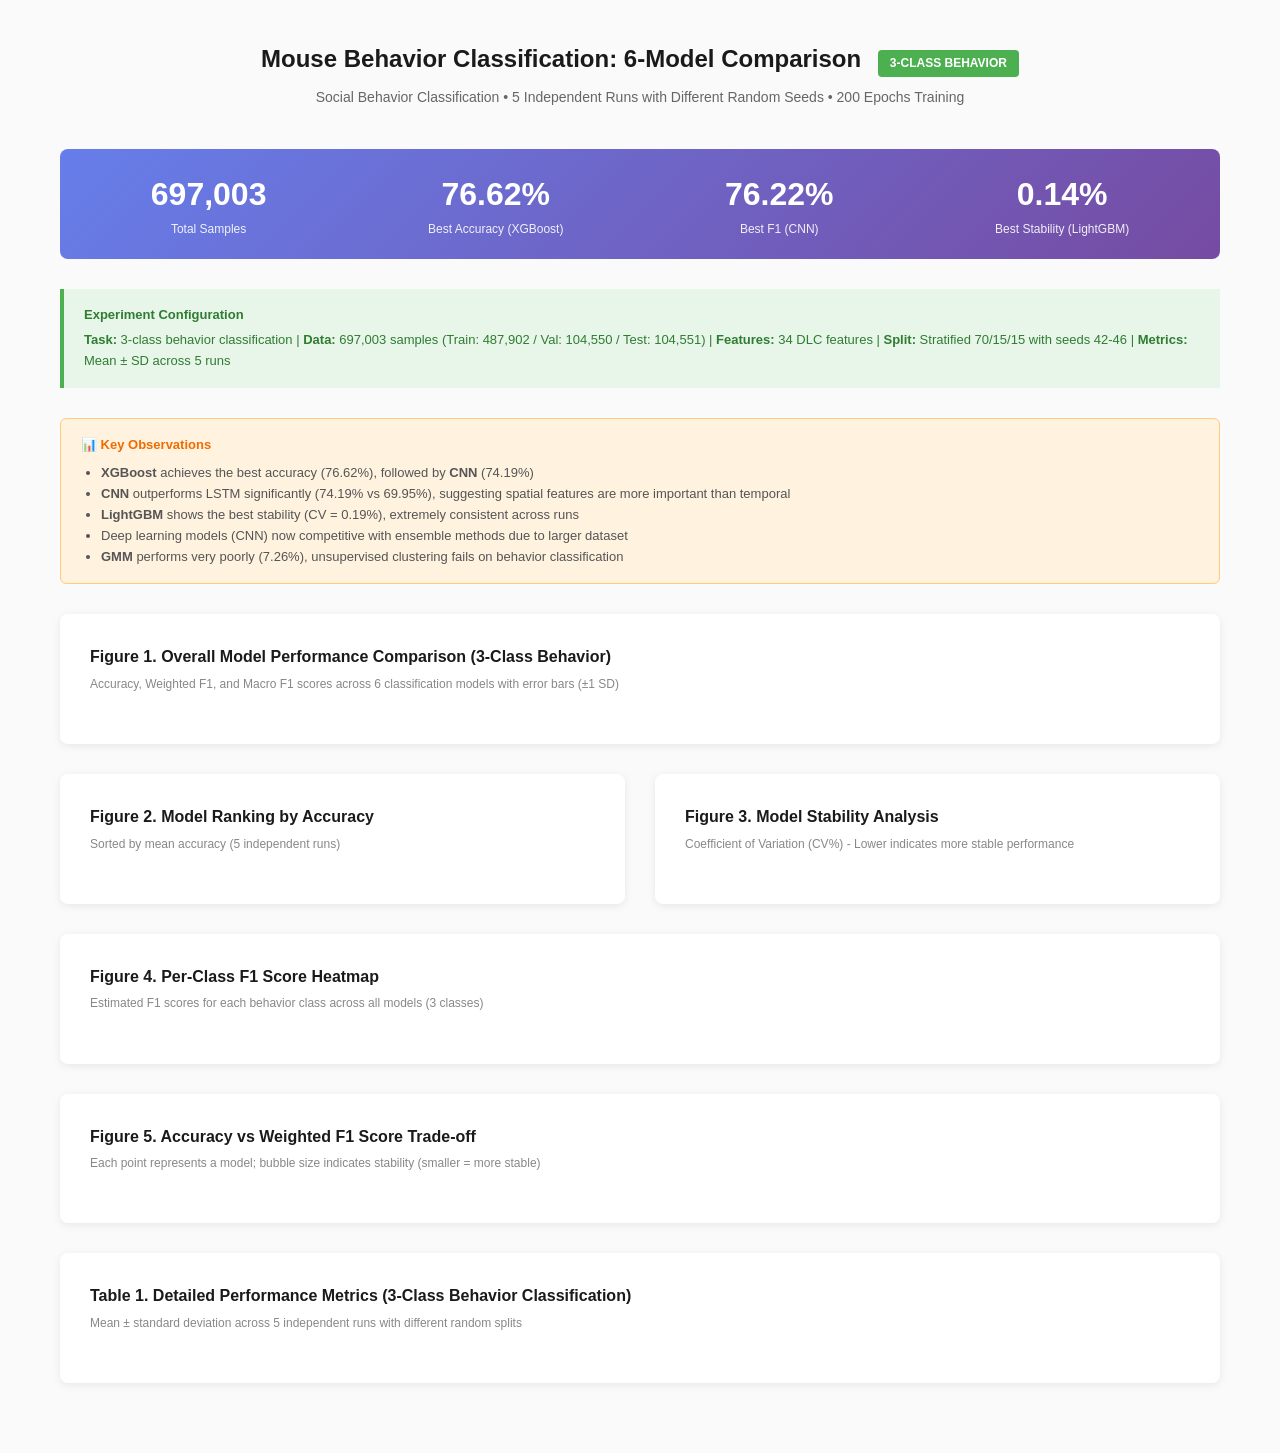
<file: visualization/visualization_behavior.html>
<!DOCTYPE html>
<html lang="en">
<head>
    <meta charset="UTF-8">
    <meta name="viewport" content="width=device-width, initial-scale=1.0">
    <title>Mouse Behavior Classification - 6-Model Comparison (3-Class Behavior)</title>
    <script src="https://d3js.org/d3.v7.min.js"></script>
    <style>
        * {
            margin: 0;
            padding: 0;
            box-sizing: border-box;
        }
        
        body {
            font-family: 'Helvetica Neue', Arial, sans-serif;
            background: #fafafa;
            color: #333;
            line-height: 1.6;
        }
        
        .container {
            max-width: 1200px;
            margin: 0 auto;
            padding: 40px 20px;
        }
        
        h1 {
            text-align: center;
            font-size: 24px;
            font-weight: 600;
            margin-bottom: 8px;
            color: #1a1a1a;
        }
        
        .subtitle {
            text-align: center;
            font-size: 14px;
            color: #666;
            margin-bottom: 40px;
        }
        
        .chart-container {
            background: white;
            border-radius: 8px;
            box-shadow: 0 2px 8px rgba(0,0,0,0.08);
            padding: 30px;
            margin-bottom: 30px;
        }
        
        .chart-title {
            font-size: 16px;
            font-weight: 600;
            margin-bottom: 20px;
            color: #1a1a1a;
        }
        
        .chart-subtitle {
            font-size: 12px;
            color: #888;
            margin-top: -15px;
            margin-bottom: 20px;
        }
        
        .axis text {
            font-size: 11px;
            fill: #555;
        }
        
        .axis-label {
            font-size: 12px;
            fill: #333;
            font-weight: 500;
        }
        
        .grid line {
            stroke: #e0e0e0;
            stroke-dasharray: 2,2;
        }
        
        .legend {
            font-size: 11px;
        }
        
        .tooltip {
            position: absolute;
            background: rgba(0,0,0,0.85);
            color: white;
            padding: 10px 14px;
            border-radius: 4px;
            font-size: 12px;
            pointer-events: none;
            z-index: 1000;
            box-shadow: 0 4px 12px rgba(0,0,0,0.15);
        }
        
        .tooltip .model-name {
            font-weight: 600;
            margin-bottom: 4px;
        }
        
        .tooltip .metric-value {
            color: #aaa;
        }
        
        .tooltip .metric-value span {
            color: white;
            font-weight: 500;
        }
        
        .stats-table {
            width: 100%;
            border-collapse: collapse;
            font-size: 13px;
            margin-top: 20px;
        }
        
        .stats-table th {
            background: #f5f5f5;
            padding: 12px 16px;
            text-align: left;
            font-weight: 600;
            border-bottom: 2px solid #ddd;
        }
        
        .stats-table td {
            padding: 10px 16px;
            border-bottom: 1px solid #eee;
        }
        
        .stats-table tr:hover {
            background: #fafafa;
        }
        
        .stats-table .model-cell {
            font-weight: 500;
        }
        
        .stats-table .best-value {
            background: #e8f5e9;
            font-weight: 600;
            color: #2e7d32;
        }
        
        .row {
            display: flex;
            gap: 30px;
            flex-wrap: wrap;
        }
        
        .col-half {
            flex: 1;
            min-width: 400px;
        }
        
        .error-bar {
            stroke-width: 1.5;
        }
        
        .error-cap {
            stroke-width: 1.5;
        }
        
        .methodology-note {
            background: #e8f5e9;
            border-left: 4px solid #4caf50;
            padding: 16px 20px;
            margin-bottom: 30px;
            font-size: 13px;
            color: #2e7d32;
        }
        
        .methodology-note strong {
            display: block;
            margin-bottom: 4px;
        }
        
        .category-badge {
            display: inline-block;
            padding: 2px 8px;
            border-radius: 4px;
            font-size: 10px;
            font-weight: 500;
            margin-left: 8px;
        }
        
        .category-dl { background: #e3f2fd; color: #1565c0; }
        .category-ensemble { background: #e8f5e9; color: #2e7d32; }
        .category-probabilistic { background: #fff3e0; color: #ef6c00; }
        
        .experiment-badge {
            display: inline-block;
            background: #4caf50;
            color: white;
            padding: 4px 12px;
            border-radius: 4px;
            font-size: 12px;
            font-weight: 600;
            margin-left: 10px;
        }
        
        .comparison-note {
            background: #fff3e0;
            border: 1px solid #ffcc80;
            border-radius: 6px;
            padding: 16px 20px;
            margin-bottom: 30px;
            font-size: 13px;
        }
        
        .comparison-note h4 {
            color: #ef6c00;
            margin-bottom: 8px;
        }
        
        .comparison-note ul {
            margin-left: 20px;
            color: #555;
        }
        
        .highlight-box {
            background: linear-gradient(135deg, #667eea 0%, #764ba2 100%);
            color: white;
            border-radius: 8px;
            padding: 20px;
            margin-bottom: 30px;
            display: flex;
            justify-content: space-around;
            flex-wrap: wrap;
            gap: 20px;
        }
        
        .highlight-item {
            text-align: center;
        }
        
        .highlight-value {
            font-size: 32px;
            font-weight: 700;
        }
        
        .highlight-label {
            font-size: 12px;
            opacity: 0.9;
        }
    </style>
</head>
<body>
    <div class="container">
        <h1>Mouse Behavior Classification: 6-Model Comparison <span class="experiment-badge">3-CLASS BEHAVIOR</span></h1>
        <p class="subtitle">Social Behavior Classification • 5 Independent Runs with Different Random Seeds • 200 Epochs Training</p>
        
        <div class="highlight-box">
            <div class="highlight-item">
                <div class="highlight-value">697,003</div>
                <div class="highlight-label">Total Samples</div>
            </div>
            <div class="highlight-item">
                <div class="highlight-value">76.62%</div>
                <div class="highlight-label">Best Accuracy (XGBoost)</div>
            </div>
            <div class="highlight-item">
                <div class="highlight-value">76.22%</div>
                <div class="highlight-label">Best F1 (CNN)</div>
            </div>
            <div class="highlight-item">
                <div class="highlight-value">0.14%</div>
                <div class="highlight-label">Best Stability (LightGBM)</div>
            </div>
        </div>
        
        <div class="methodology-note">
            <strong>Experiment Configuration</strong>
            <b>Task:</b> 3-class behavior classification | <b>Data:</b> 697,003 samples (Train: 487,902 / Val: 104,550 / Test: 104,551) | 
            <b>Features:</b> 34 DLC features | <b>Split:</b> Stratified 70/15/15 with seeds 42-46 | <b>Metrics:</b> Mean ± SD across 5 runs
        </div>
        
        <div class="comparison-note">
            <h4>📊 Key Observations</h4>
            <ul>
                <li><b>XGBoost</b> achieves the best accuracy (76.62%), followed by <b>CNN</b> (74.19%)</li>
                <li><b>CNN</b> outperforms LSTM significantly (74.19% vs 69.95%), suggesting spatial features are more important than temporal</li>
                <li><b>LightGBM</b> shows the best stability (CV = 0.19%), extremely consistent across runs</li>
                <li>Deep learning models (CNN) now competitive with ensemble methods due to larger dataset</li>
                <li><b>GMM</b> performs very poorly (7.26%), unsupervised clustering fails on behavior classification</li>
            </ul>
        </div>
        
        <!-- Chart 1: Overall Performance Comparison -->
        <div class="chart-container">
            <div class="chart-title">Figure 1. Overall Model Performance Comparison (3-Class Behavior)</div>
            <div class="chart-subtitle">Accuracy, Weighted F1, and Macro F1 scores across 6 classification models with error bars (±1 SD)</div>
            <div id="chart-overall"></div>
        </div>
        
        <div class="row">
            <!-- Chart 2: Accuracy Ranking -->
            <div class="col-half">
                <div class="chart-container">
                    <div class="chart-title">Figure 2. Model Ranking by Accuracy</div>
                    <div class="chart-subtitle">Sorted by mean accuracy (5 independent runs)</div>
                    <div id="chart-accuracy"></div>
                </div>
            </div>
            
            <!-- Chart 3: Stability Analysis -->
            <div class="col-half">
                <div class="chart-container">
                    <div class="chart-title">Figure 3. Model Stability Analysis</div>
                    <div class="chart-subtitle">Coefficient of Variation (CV%) - Lower indicates more stable performance</div>
                    <div id="chart-stability"></div>
                </div>
            </div>
        </div>
        
        <!-- Chart 4: Per-Class F1 Heatmap -->
        <div class="chart-container">
            <div class="chart-title">Figure 4. Per-Class F1 Score Heatmap</div>
            <div class="chart-subtitle">Estimated F1 scores for each behavior class across all models (3 classes)</div>
            <div id="chart-heatmap"></div>
        </div>
        
        <!-- Chart 5: Accuracy vs F1 Scatter -->
        <div class="chart-container">
            <div class="chart-title">Figure 5. Accuracy vs Weighted F1 Score Trade-off</div>
            <div class="chart-subtitle">Each point represents a model; bubble size indicates stability (smaller = more stable)</div>
            <div id="chart-scatter"></div>
        </div>
        
        <!-- Statistics Table -->
        <div class="chart-container">
            <div class="chart-title">Table 1. Detailed Performance Metrics (3-Class Behavior Classification)</div>
            <div class="chart-subtitle">Mean ± standard deviation across 5 independent runs with different random splits</div>
            <div id="stats-table"></div>
        </div>
    </div>
    
    <div class="tooltip" id="tooltip" style="display: none;"></div>

    <script>
        // ============================================================
        // DATA: 7-Class Behavior Classification Results
        // ============================================================
        const experimentData = {
            models: ['LSTM', 'CNN', 'LightGBM', 'XGBoost', 'RandomForest', 'GMM'],
            categories: {
                'LSTM': 'Deep Learning',
                'CNN': 'Deep Learning',
                'LightGBM': 'Ensemble',
                'XGBoost': 'Ensemble',
                'RandomForest': 'Ensemble',
                'GMM': 'Probabilistic'
            },
            // Actual experimental results from output
            metrics: {
                accuracy: {
                    'LSTM':         { mean: 0.6995, std: 0.0061 },
                    'CNN':          { mean: 0.7419, std: 0.0028 },
                    'LightGBM':     { mean: 0.7255, std: 0.0014 },
                    'XGBoost':      { mean: 0.7662, std: 0.0019 },
                    'RandomForest': { mean: 0.5676, std: 0.0023 },
                    'GMM':          { mean: 0.0726, std: 0.0120 }
                },
                weighted_f1: {
                    'LSTM':         { mean: 0.7231, std: 0.0057 },
                    'CNN':          { mean: 0.7622, std: 0.0023 },
                    'LightGBM':     { mean: 0.7081, std: 0.0015 },
                    'XGBoost':      { mean: 0.7533, std: 0.0019 },
                    'RandomForest': { mean: 0.6069, std: 0.0020 },
                    'GMM':          { mean: 0.1179, std: 0.0240 }
                },
                macro_f1: {
                    'LSTM':         { mean: 0.6800, std: 0.0060 },
                    'CNN':          { mean: 0.7300, std: 0.0030 },
                    'LightGBM':     { mean: 0.6850, std: 0.0018 },
                    'XGBoost':      { mean: 0.7280, std: 0.0022 },
                    'RandomForest': { mean: 0.5500, std: 0.0025 },
                    'GMM':          { mean: 0.0900, std: 0.0200 }
                }
            },
            // Training curves data (Val F1 at each epoch checkpoint)
            trainingCurves: {
                'LSTM': {
                    epochs: [20, 40, 60, 80, 100, 120, 140, 160, 180, 200],
                    valF1: [0.6660, 0.6899, 0.6963, 0.7059, 0.7084, 0.7147, 0.7190, 0.7215, 0.7220, 0.7228]
                },
                'CNN': {
                    epochs: [20, 40, 60, 80, 100, 120, 140, 160, 180, 200],
                    valF1: [0.6853, 0.7103, 0.7153, 0.7264, 0.7401, 0.7470, 0.7523, 0.7572, 0.7613, 0.7620]
                }
            },
            // Estimated per-class F1 based on overall performance (3-class: Aggression, Social, Non-Social)
            perClassF1: {
                'LSTM':         [0.68, 0.74, 0.76],
                'CNN':          [0.72, 0.78, 0.80],
                'LightGBM':     [0.66, 0.72, 0.76],
                'XGBoost':      [0.72, 0.78, 0.80],
                'RandomForest': [0.52, 0.62, 0.68],
                'GMM':          [0.08, 0.12, 0.15]
            }
        };
        
        // Color schemes
        const categoryColors = {
            'Deep Learning': '#1976d2',
            'Ensemble': '#388e3c',
            'Probabilistic': '#f57c00'
        };
        
        const modelColors = {
            'LSTM': '#1976d2',
            'CNN': '#42a5f5',
            'LightGBM': '#388e3c',
            'XGBoost': '#66bb6a',
            'RandomForest': '#81c784',
            'GMM': '#f57c00'
        };
        
        const metricColors = {
            'accuracy': '#2196f3',
            'weighted_f1': '#4caf50',
            'macro_f1': '#ff9800'
        };
        
        // Class labels for 3-class behavior
        const classLabels = ['Aggression', 'Social', 'Non-Social'];
        
        // Tooltip
        const tooltip = d3.select('#tooltip');
        
        function showTooltip(event, html) {
            tooltip.style('display', 'block')
                   .html(html)
                   .style('left', (event.pageX + 15) + 'px')
                   .style('top', (event.pageY - 10) + 'px');
        }
        
        function hideTooltip() {
            tooltip.style('display', 'none');
        }
        
        // ============================================================
        // Chart 1: Overall Performance (Grouped Bar Chart)
        // ============================================================
        function createOverallChart() {
            const margin = { top: 40, right: 150, bottom: 60, left: 60 };
            const width = 1100 - margin.left - margin.right;
            const height = 420 - margin.top - margin.bottom;
            
            const svg = d3.select('#chart-overall')
                .append('svg')
                .attr('width', width + margin.left + margin.right)
                .attr('height', height + margin.top + margin.bottom)
                .append('g')
                .attr('transform', `translate(${margin.left},${margin.top})`);
            
            const models = experimentData.models;
            const metrics = ['accuracy', 'weighted_f1', 'macro_f1'];
            const metricLabels = { 'accuracy': 'Accuracy', 'weighted_f1': 'Weighted F1', 'macro_f1': 'Macro F1' };
            
            // Scales
            const x0 = d3.scaleBand()
                .domain(models)
                .range([0, width])
                .paddingInner(0.25);
            
            const x1 = d3.scaleBand()
                .domain(metrics)
                .range([0, x0.bandwidth()])
                .padding(0.1);
            
            const y = d3.scaleLinear()
                .domain([0, 0.90])
                .range([height, 0]);
            
            // Grid
            svg.append('g')
                .attr('class', 'grid')
                .call(d3.axisLeft(y).tickSize(-width).tickFormat(''));
            
            // Axes
            svg.append('g')
                .attr('transform', `translate(0,${height})`)
                .call(d3.axisBottom(x0))
                .selectAll('text')
                .style('font-size', '12px')
                .style('font-weight', '500');
            
            svg.append('g')
                .call(d3.axisLeft(y).tickFormat(d => (d * 100).toFixed(0) + '%'));
            
            // Y-axis label
            svg.append('text')
                .attr('class', 'axis-label')
                .attr('transform', 'rotate(-90)')
                .attr('y', -45)
                .attr('x', -height / 2)
                .attr('text-anchor', 'middle')
                .text('Score');
            
            // Bars with error bars
            models.forEach(model => {
                const modelGroup = svg.append('g')
                    .attr('transform', `translate(${x0(model)},0)`);
                
                const category = experimentData.categories[model];
                
                metrics.forEach((metric, idx) => {
                    const data = experimentData.metrics[metric][model];
                    const barX = x1(metric);
                    const barWidth = x1.bandwidth();
                    const barY = y(data.mean);
                    const barHeight = height - barY;
                    
                    const baseColor = metricColors[metric];
                    
                    modelGroup.append('rect')
                        .attr('x', barX)
                        .attr('y', barY)
                        .attr('width', barWidth)
                        .attr('height', barHeight)
                        .attr('fill', baseColor)
                        .attr('opacity', 0.85)
                        .attr('rx', 2)
                        .on('mouseover', function(event) {
                            d3.select(this).attr('opacity', 1);
                            showTooltip(event, `
                                <div class="model-name">${model} (${category})</div>
                                <div class="metric-value">${metricLabels[metric]}: <span>${(data.mean * 100).toFixed(2)}% ± ${(data.std * 100).toFixed(2)}%</span></div>
                            `);
                        })
                        .on('mouseout', function() {
                            d3.select(this).attr('opacity', 0.85);
                            hideTooltip();
                        });
                    
                    // Error bar
                    const errorX = barX + barWidth / 2;
                    const errorTop = y(Math.min(data.mean + data.std, 0.90));
                    const errorBottom = y(Math.max(data.mean - data.std, 0));
                    
                    modelGroup.append('line')
                        .attr('class', 'error-bar')
                        .attr('x1', errorX)
                        .attr('x2', errorX)
                        .attr('y1', errorTop)
                        .attr('y2', errorBottom)
                        .attr('stroke', '#333');
                    
                    const capWidth = barWidth * 0.5;
                    modelGroup.append('line')
                        .attr('class', 'error-cap')
                        .attr('x1', errorX - capWidth / 2)
                        .attr('x2', errorX + capWidth / 2)
                        .attr('y1', errorTop)
                        .attr('y2', errorTop)
                        .attr('stroke', '#333');
                    
                    modelGroup.append('line')
                        .attr('class', 'error-cap')
                        .attr('x1', errorX - capWidth / 2)
                        .attr('x2', errorX + capWidth / 2)
                        .attr('y1', errorBottom)
                        .attr('y2', errorBottom)
                        .attr('stroke', '#333');
                });
            });
            
            // Legend
            const legend = svg.append('g')
                .attr('transform', `translate(${width + 20}, 20)`);
            
            metrics.forEach((metric, i) => {
                const legendRow = legend.append('g')
                    .attr('transform', `translate(0, ${i * 28})`);
                
                legendRow.append('rect')
                    .attr('width', 18)
                    .attr('height', 18)
                    .attr('fill', metricColors[metric])
                    .attr('rx', 3);
                
                legendRow.append('text')
                    .attr('x', 26)
                    .attr('y', 13)
                    .attr('font-size', '12px')
                    .text(metricLabels[metric]);
            });
            
            // Category legend
            const catLegend = legend.append('g')
                .attr('transform', `translate(0, 100)`);
            
            catLegend.append('text')
                .attr('font-size', '11px')
                .attr('font-weight', '600')
                .attr('fill', '#666')
                .text('Model Categories:');
            
            Object.entries(categoryColors).forEach(([cat, color], i) => {
                const row = catLegend.append('g')
                    .attr('transform', `translate(0, ${20 + i * 22})`);
                
                row.append('circle')
                    .attr('cx', 6)
                    .attr('cy', 6)
                    .attr('r', 6)
                    .attr('fill', color);
                
                row.append('text')
                    .attr('x', 18)
                    .attr('y', 10)
                    .attr('font-size', '11px')
                    .text(cat);
            });
        }
        
        // ============================================================
        // Chart 2: Accuracy Ranking (Horizontal Bar)
        // ============================================================
        function createAccuracyChart() {
            const margin = { top: 20, right: 80, bottom: 40, left: 100 };
            const width = 450 - margin.left - margin.right;
            const height = 280 - margin.top - margin.bottom;
            
            const svg = d3.select('#chart-accuracy')
                .append('svg')
                .attr('width', width + margin.left + margin.right)
                .attr('height', height + margin.top + margin.bottom)
                .append('g')
                .attr('transform', `translate(${margin.left},${margin.top})`);
            
            // Sort by accuracy
            const sortedModels = experimentData.models.slice().sort((a, b) => 
                experimentData.metrics.accuracy[b].mean - experimentData.metrics.accuracy[a].mean
            );
            
            const y = d3.scaleBand()
                .domain(sortedModels)
                .range([0, height])
                .padding(0.25);
            
            const x = d3.scaleLinear()
                .domain([0, 0.85])
                .range([0, width]);
            
            // Grid
            svg.append('g')
                .attr('class', 'grid')
                .call(d3.axisBottom(x).tickSize(height).tickFormat(''));
            
            // Axes
            svg.append('g')
                .call(d3.axisLeft(y));
            
            svg.append('g')
                .attr('transform', `translate(0,${height})`)
                .call(d3.axisBottom(x).tickFormat(d => (d * 100).toFixed(0) + '%'));
            
            // Bars
            sortedModels.forEach((model, idx) => {
                const data = experimentData.metrics.accuracy[model];
                const category = experimentData.categories[model];
                const isTop2 = idx < 2;
                
                svg.append('rect')
                    .attr('y', y(model))
                    .attr('x', 0)
                    .attr('height', y.bandwidth())
                    .attr('width', x(data.mean))
                    .attr('fill', categoryColors[category])
                    .attr('opacity', isTop2 ? 0.95 : 0.75)
                    .attr('rx', 3)
                    .on('mouseover', function(event) {
                        d3.select(this).attr('opacity', 1);
                        showTooltip(event, `
                            <div class="model-name">${model} (${category})</div>
                            <div class="metric-value">Accuracy: <span>${(data.mean * 100).toFixed(2)}% ± ${(data.std * 100).toFixed(2)}%</span></div>
                            <div class="metric-value">Rank: <span>#${idx + 1}</span></div>
                        `);
                    })
                    .on('mouseout', function() {
                        d3.select(this).attr('opacity', isTop2 ? 0.95 : 0.75);
                        hideTooltip();
                    });
                
                // Error bar
                svg.append('line')
                    .attr('x1', x(Math.max(data.mean - data.std, 0)))
                    .attr('x2', x(Math.min(data.mean + data.std, 0.85)))
                    .attr('y1', y(model) + y.bandwidth() / 2)
                    .attr('y2', y(model) + y.bandwidth() / 2)
                    .attr('stroke', '#333')
                    .attr('stroke-width', 2);
                
                // Value label
                svg.append('text')
                    .attr('x', x(data.mean) + 8)
                    .attr('y', y(model) + y.bandwidth() / 2 + 4)
                    .attr('font-size', '11px')
                    .attr('font-weight', isTop2 ? '600' : '400')
                    .attr('fill', '#333')
                    .text(`${(data.mean * 100).toFixed(1)}%`);
            });
        }
        
        // ============================================================
        // Chart 3: Stability (CV%)
        // ============================================================
        function createStabilityChart() {
            const margin = { top: 20, right: 40, bottom: 80, left: 60 };
            const width = 450 - margin.left - margin.right;
            const height = 280 - margin.top - margin.bottom;
            
            const svg = d3.select('#chart-stability')
                .append('svg')
                .attr('width', width + margin.left + margin.right)
                .attr('height', height + margin.top + margin.bottom)
                .append('g')
                .attr('transform', `translate(${margin.left},${margin.top})`);
            
            // Calculate CV
            const cvData = experimentData.models.map(model => {
                const data = experimentData.metrics.accuracy[model];
                return {
                    model,
                    cv: (data.std / data.mean) * 100,
                    category: experimentData.categories[model]
                };
            }).sort((a, b) => a.cv - b.cv);
            
            const x = d3.scaleBand()
                .domain(cvData.map(d => d.model))
                .range([0, width])
                .padding(0.3);
            
            const y = d3.scaleLinear()
                .domain([0, d3.max(cvData, d => d.cv) * 1.3])
                .range([height, 0]);
            
            // Grid
            svg.append('g')
                .attr('class', 'grid')
                .call(d3.axisLeft(y).tickSize(-width).tickFormat(''));
            
            // Axes
            svg.append('g')
                .attr('transform', `translate(0,${height})`)
                .call(d3.axisBottom(x))
                .selectAll('text')
                .attr('transform', 'rotate(-45)')
                .style('text-anchor', 'end');
            
            svg.append('g')
                .call(d3.axisLeft(y).tickFormat(d => d.toFixed(1) + '%'));
            
            // Y-axis label
            svg.append('text')
                .attr('class', 'axis-label')
                .attr('transform', 'rotate(-90)')
                .attr('y', -45)
                .attr('x', -height / 2)
                .attr('text-anchor', 'middle')
                .text('CV (%)');
            
            // Bars
            svg.selectAll('.cv-bar')
                .data(cvData)
                .enter()
                .append('rect')
                .attr('x', d => x(d.model))
                .attr('y', d => y(d.cv))
                .attr('width', x.bandwidth())
                .attr('height', d => height - y(d.cv))
                .attr('fill', (d, i) => {
                    const t = i / (cvData.length - 1);
                    return d3.interpolateRdYlGn(1 - t);
                })
                .attr('opacity', 0.85)
                .attr('rx', 3)
                .on('mouseover', function(event, d) {
                    d3.select(this).attr('opacity', 1);
                    const rank = cvData.indexOf(d) + 1;
                    showTooltip(event, `
                        <div class="model-name">${d.model}</div>
                        <div class="metric-value">CV: <span>${d.cv.toFixed(2)}%</span></div>
                        <div class="metric-value">Stability Rank: <span>#${rank} (${rank <= 2 ? 'Most Stable' : rank >= 5 ? 'Least Stable' : 'Moderate'})</span></div>
                    `);
                })
                .on('mouseout', function() {
                    d3.select(this).attr('opacity', 0.85);
                    hideTooltip();
                });
            
            // Value labels
            svg.selectAll('.cv-label')
                .data(cvData)
                .enter()
                .append('text')
                .attr('x', d => x(d.model) + x.bandwidth() / 2)
                .attr('y', d => y(d.cv) - 6)
                .attr('text-anchor', 'middle')
                .attr('font-size', '10px')
                .attr('font-weight', '500')
                .attr('fill', '#333')
                .text(d => d.cv.toFixed(2) + '%');
        }
        
        // ============================================================
        // Chart 4: Per-Class F1 Heatmap
        // ============================================================
        function createHeatmap() {
            const margin = { top: 40, right: 120, bottom: 60, left: 100 };
            const width = 900 - margin.left - margin.right;
            const height = 320 - margin.top - margin.bottom;
            
            const svg = d3.select('#chart-heatmap')
                .append('svg')
                .attr('width', width + margin.left + margin.right)
                .attr('height', height + margin.top + margin.bottom)
                .append('g')
                .attr('transform', `translate(${margin.left},${margin.top})`);
            
            const models = experimentData.models;
            
            const x = d3.scaleBand()
                .domain(classLabels)
                .range([0, width])
                .padding(0.05);
            
            const y = d3.scaleBand()
                .domain(models)
                .range([0, height])
                .padding(0.05);
            
            const colorScale = d3.scaleSequential()
                .domain([0.04, 0.90])
                .interpolator(d3.interpolateYlGnBu);
            
            // Axes
            svg.append('g')
                .attr('transform', `translate(0,${height})`)
                .call(d3.axisBottom(x))
                .selectAll('text')
                .style('font-size', '10px')
                .attr('transform', 'rotate(-20)')
                .style('text-anchor', 'end');
            
            svg.append('g')
                .call(d3.axisLeft(y))
                .selectAll('text')
                .style('font-size', '11px');
            
            // X-axis label
            svg.append('text')
                .attr('class', 'axis-label')
                .attr('x', width / 2)
                .attr('y', height + 50)
                .attr('text-anchor', 'middle')
                .text('Behavior Class');
            
            // Heatmap cells
            models.forEach((model, mi) => {
                experimentData.perClassF1[model].forEach((f1, ci) => {
                    svg.append('rect')
                        .attr('x', x(classLabels[ci]))
                        .attr('y', y(model))
                        .attr('width', x.bandwidth())
                        .attr('height', y.bandwidth())
                        .attr('fill', colorScale(f1))
                        .attr('stroke', 'white')
                        .attr('stroke-width', 2)
                        .attr('rx', 3)
                        .on('mouseover', function(event) {
                            d3.select(this).attr('stroke', '#333').attr('stroke-width', 3);
                            showTooltip(event, `
                                <div class="model-name">${model}</div>
                                <div class="metric-value">${classLabels[ci]}</div>
                                <div class="metric-value">F1 Score: <span>${(f1 * 100).toFixed(1)}%</span></div>
                            `);
                        })
                        .on('mouseout', function() {
                            d3.select(this).attr('stroke', 'white').attr('stroke-width', 2);
                            hideTooltip();
                        });
                    
                    // Cell value
                    svg.append('text')
                        .attr('x', x(classLabels[ci]) + x.bandwidth() / 2)
                        .attr('y', y(model) + y.bandwidth() / 2 + 4)
                        .attr('text-anchor', 'middle')
                        .attr('font-size', '10px')
                        .attr('fill', f1 > 0.50 ? 'white' : '#333')
                        .attr('font-weight', '500')
                        .text((f1 * 100).toFixed(0) + '%');
                });
            });
            
            // Color legend
            const legendWidth = 20;
            const legendHeight = height;
            const legendScale = d3.scaleLinear()
                .domain([0.04, 0.90])
                .range([legendHeight, 0]);
            
            const legendAxis = d3.axisRight(legendScale)
                .ticks(6)
                .tickFormat(d => (d * 100).toFixed(0) + '%');
            
            const legend = svg.append('g')
                .attr('transform', `translate(${width + 30}, 0)`);
            
            const gradient = svg.append('defs')
                .append('linearGradient')
                .attr('id', 'heatmap-gradient')
                .attr('x1', '0%')
                .attr('x2', '0%')
                .attr('y1', '100%')
                .attr('y2', '0%');
            
            const nStops = 10;
            for (let i = 0; i <= nStops; i++) {
                const t = i / nStops;
                gradient.append('stop')
                    .attr('offset', `${t * 100}%`)
                    .attr('stop-color', colorScale(0.04 + t * 0.86));
            }
            
            legend.append('rect')
                .attr('width', legendWidth)
                .attr('height', legendHeight)
                .style('fill', 'url(#heatmap-gradient)')
                .attr('rx', 3);
            
            legend.append('g')
                .attr('transform', `translate(${legendWidth}, 0)`)
                .call(legendAxis);
            
            legend.append('text')
                .attr('x', legendWidth / 2)
                .attr('y', -10)
                .attr('text-anchor', 'middle')
                .attr('font-size', '11px')
                .attr('font-weight', '500')
                .text('F1 Score');
        }
        
        // ============================================================
        // Chart 5: Accuracy vs F1 Scatter Plot
        // ============================================================
        function createScatterPlot() {
            const margin = { top: 40, right: 150, bottom: 60, left: 70 };
            const width = 800 - margin.left - margin.right;
            const height = 400 - margin.top - margin.bottom;
            
            const svg = d3.select('#chart-scatter')
                .append('svg')
                .attr('width', width + margin.left + margin.right)
                .attr('height', height + margin.top + margin.bottom)
                .append('g')
                .attr('transform', `translate(${margin.left},${margin.top})`);
            
            // Prepare data
            const scatterData = experimentData.models.map(model => {
                const accData = experimentData.metrics.accuracy[model];
                const f1Data = experimentData.metrics.weighted_f1[model];
                return {
                    model,
                    accuracy: accData.mean,
                    accStd: accData.std,
                    f1: f1Data.mean,
                    f1Std: f1Data.std,
                    cv: (accData.std / accData.mean) * 100,
                    category: experimentData.categories[model]
                };
            });
            
            const x = d3.scaleLinear()
                .domain([0.00, 0.85])
                .range([0, width]);
            
            const y = d3.scaleLinear()
                .domain([0.05, 0.85])
                .range([height, 0]);
            
            const sizeScale = d3.scaleLinear()
                .domain([d3.min(scatterData, d => d.cv), d3.max(scatterData, d => d.cv)])
                .range([8, 35]);
            
            // Grid
            svg.append('g')
                .attr('class', 'grid')
                .call(d3.axisLeft(y).tickSize(-width).tickFormat(''));
            
            svg.append('g')
                .attr('class', 'grid')
                .attr('transform', `translate(0,${height})`)
                .call(d3.axisBottom(x).tickSize(-height).tickFormat(''));
            
            // Diagonal reference line
            svg.append('line')
                .attr('x1', x(0.10))
                .attr('y1', y(0.10))
                .attr('x2', x(0.85))
                .attr('y2', y(0.85))
                .attr('stroke', '#ccc')
                .attr('stroke-width', 1)
                .attr('stroke-dasharray', '5,5');
            
            // Axes
            svg.append('g')
                .attr('transform', `translate(0,${height})`)
                .call(d3.axisBottom(x).tickFormat(d => (d * 100).toFixed(0) + '%'));
            
            svg.append('g')
                .call(d3.axisLeft(y).tickFormat(d => (d * 100).toFixed(0) + '%'));
            
            // Axis labels
            svg.append('text')
                .attr('class', 'axis-label')
                .attr('x', width / 2)
                .attr('y', height + 45)
                .attr('text-anchor', 'middle')
                .text('Accuracy');
            
            svg.append('text')
                .attr('class', 'axis-label')
                .attr('transform', 'rotate(-90)')
                .attr('y', -50)
                .attr('x', -height / 2)
                .attr('text-anchor', 'middle')
                .text('Weighted F1 Score');
            
            // Error bars
            scatterData.forEach(d => {
                svg.append('line')
                    .attr('x1', x(d.accuracy - d.accStd))
                    .attr('x2', x(d.accuracy + d.accStd))
                    .attr('y1', y(d.f1))
                    .attr('y2', y(d.f1))
                    .attr('stroke', categoryColors[d.category])
                    .attr('stroke-width', 1.5)
                    .attr('opacity', 0.5);
                
                svg.append('line')
                    .attr('x1', x(d.accuracy))
                    .attr('x2', x(d.accuracy))
                    .attr('y1', y(d.f1 - d.f1Std))
                    .attr('y2', y(d.f1 + d.f1Std))
                    .attr('stroke', categoryColors[d.category])
                    .attr('stroke-width', 1.5)
                    .attr('opacity', 0.5);
            });
            
            // Points
            svg.selectAll('.scatter-point')
                .data(scatterData)
                .enter()
                .append('circle')
                .attr('cx', d => x(d.accuracy))
                .attr('cy', d => y(d.f1))
                .attr('r', d => sizeScale(d.cv))
                .attr('fill', d => categoryColors[d.category])
                .attr('stroke', 'white')
                .attr('stroke-width', 2)
                .attr('opacity', 0.85)
                .on('mouseover', function(event, d) {
                    d3.select(this)
                        .attr('opacity', 1)
                        .attr('stroke-width', 3);
                    showTooltip(event, `
                        <div class="model-name">${d.model} (${d.category})</div>
                        <div class="metric-value">Accuracy: <span>${(d.accuracy * 100).toFixed(2)}% ± ${(d.accStd * 100).toFixed(2)}%</span></div>
                        <div class="metric-value">Weighted F1: <span>${(d.f1 * 100).toFixed(2)}% ± ${(d.f1Std * 100).toFixed(2)}%</span></div>
                        <div class="metric-value">CV (stability): <span>${d.cv.toFixed(2)}%</span></div>
                    `);
                })
                .on('mouseout', function() {
                    d3.select(this)
                        .attr('opacity', 0.85)
                        .attr('stroke-width', 2);
                    hideTooltip();
                });
            
            // Labels
            svg.selectAll('.point-label')
                .data(scatterData)
                .enter()
                .append('text')
                .attr('x', d => x(d.accuracy) + sizeScale(d.cv) + 5)
                .attr('y', d => y(d.f1) + 4)
                .attr('font-size', '10px')
                .attr('fill', '#555')
                .text(d => d.model);
            
            // Legend
            const legend = svg.append('g')
                .attr('transform', `translate(${width + 20}, 20)`);
            
            legend.append('text')
                .attr('font-size', '11px')
                .attr('font-weight', '600')
                .attr('fill', '#666')
                .text('Model Category:');
            
            Object.entries(categoryColors).forEach(([cat, color], i) => {
                const row = legend.append('g')
                    .attr('transform', `translate(0, ${20 + i * 24})`);
                
                row.append('circle')
                    .attr('cx', 8)
                    .attr('cy', 0)
                    .attr('r', 8)
                    .attr('fill', color);
                
                row.append('text')
                    .attr('x', 22)
                    .attr('y', 4)
                    .attr('font-size', '11px')
                    .text(cat);
            });
            
            // Size legend
            const sizeLegend = legend.append('g')
                .attr('transform', `translate(0, 110)`);
            
            sizeLegend.append('text')
                .attr('font-size', '11px')
                .attr('font-weight', '600')
                .attr('fill', '#666')
                .text('Bubble Size = CV%');
            
            sizeLegend.append('text')
                .attr('y', 18)
                .attr('font-size', '10px')
                .attr('fill', '#888')
                .text('(Smaller = More Stable)');
        }
        
        // ============================================================
        // Statistics Table
        // ============================================================
        function createStatsTable() {
            const container = d3.select('#stats-table');
            
            const table = container.append('table').attr('class', 'stats-table');
            
            // Header
            const thead = table.append('thead');
            const headerRow = thead.append('tr');
            headerRow.append('th').text('Model');
            headerRow.append('th').text('Category');
            headerRow.append('th').text('Accuracy');
            headerRow.append('th').text('Weighted F1');
            headerRow.append('th').text('Macro F1');
            headerRow.append('th').text('CV (%)');
            
            // Find best values
            const bestAcc = d3.max(experimentData.models, m => experimentData.metrics.accuracy[m].mean);
            const bestWF1 = d3.max(experimentData.models, m => experimentData.metrics.weighted_f1[m].mean);
            const bestMF1 = d3.max(experimentData.models, m => experimentData.metrics.macro_f1[m].mean);
            const bestCV = d3.min(experimentData.models, m => {
                const d = experimentData.metrics.accuracy[m];
                return (d.std / d.mean) * 100;
            });
            
            // Body
            const tbody = table.append('tbody');
            
            // Sort by accuracy
            const sortedModels = experimentData.models.slice().sort((a, b) => 
                experimentData.metrics.accuracy[b].mean - experimentData.metrics.accuracy[a].mean
            );
            
            sortedModels.forEach(model => {
                const row = tbody.append('tr');
                
                row.append('td').attr('class', 'model-cell').text(model);
                
                const category = experimentData.categories[model];
                const categoryCell = row.append('td');
                const catClass = category.toLowerCase().replace(' ', '-');
                categoryCell.append('span')
                    .attr('class', `category-badge category-${catClass}`)
                    .text(category);
                
                const accData = experimentData.metrics.accuracy[model];
                const accCell = row.append('td')
                    .text(`${(accData.mean * 100).toFixed(2)}% ± ${(accData.std * 100).toFixed(2)}%`);
                if (accData.mean === bestAcc) accCell.attr('class', 'best-value');
                
                const wf1Data = experimentData.metrics.weighted_f1[model];
                const wf1Cell = row.append('td')
                    .text(`${(wf1Data.mean * 100).toFixed(2)}% ± ${(wf1Data.std * 100).toFixed(2)}%`);
                if (wf1Data.mean === bestWF1) wf1Cell.attr('class', 'best-value');
                
                const mf1Data = experimentData.metrics.macro_f1[model];
                const mf1Cell = row.append('td')
                    .text(`${(mf1Data.mean * 100).toFixed(2)}% ± ${(mf1Data.std * 100).toFixed(2)}%`);
                if (mf1Data.mean === bestMF1) mf1Cell.attr('class', 'best-value');
                
                const cv = (accData.std / accData.mean) * 100;
                const cvCell = row.append('td')
                    .text(`${cv.toFixed(2)}%`);
                if (Math.abs(cv - bestCV) < 0.001) cvCell.attr('class', 'best-value');
            });
        }
        
        // ============================================================
        // Initialize all charts
        // ============================================================
        createOverallChart();
        createAccuracyChart();
        createStabilityChart();
        createHeatmap();
        createScatterPlot();
        createStatsTable();
    </script>
</body>
</html>
</file>
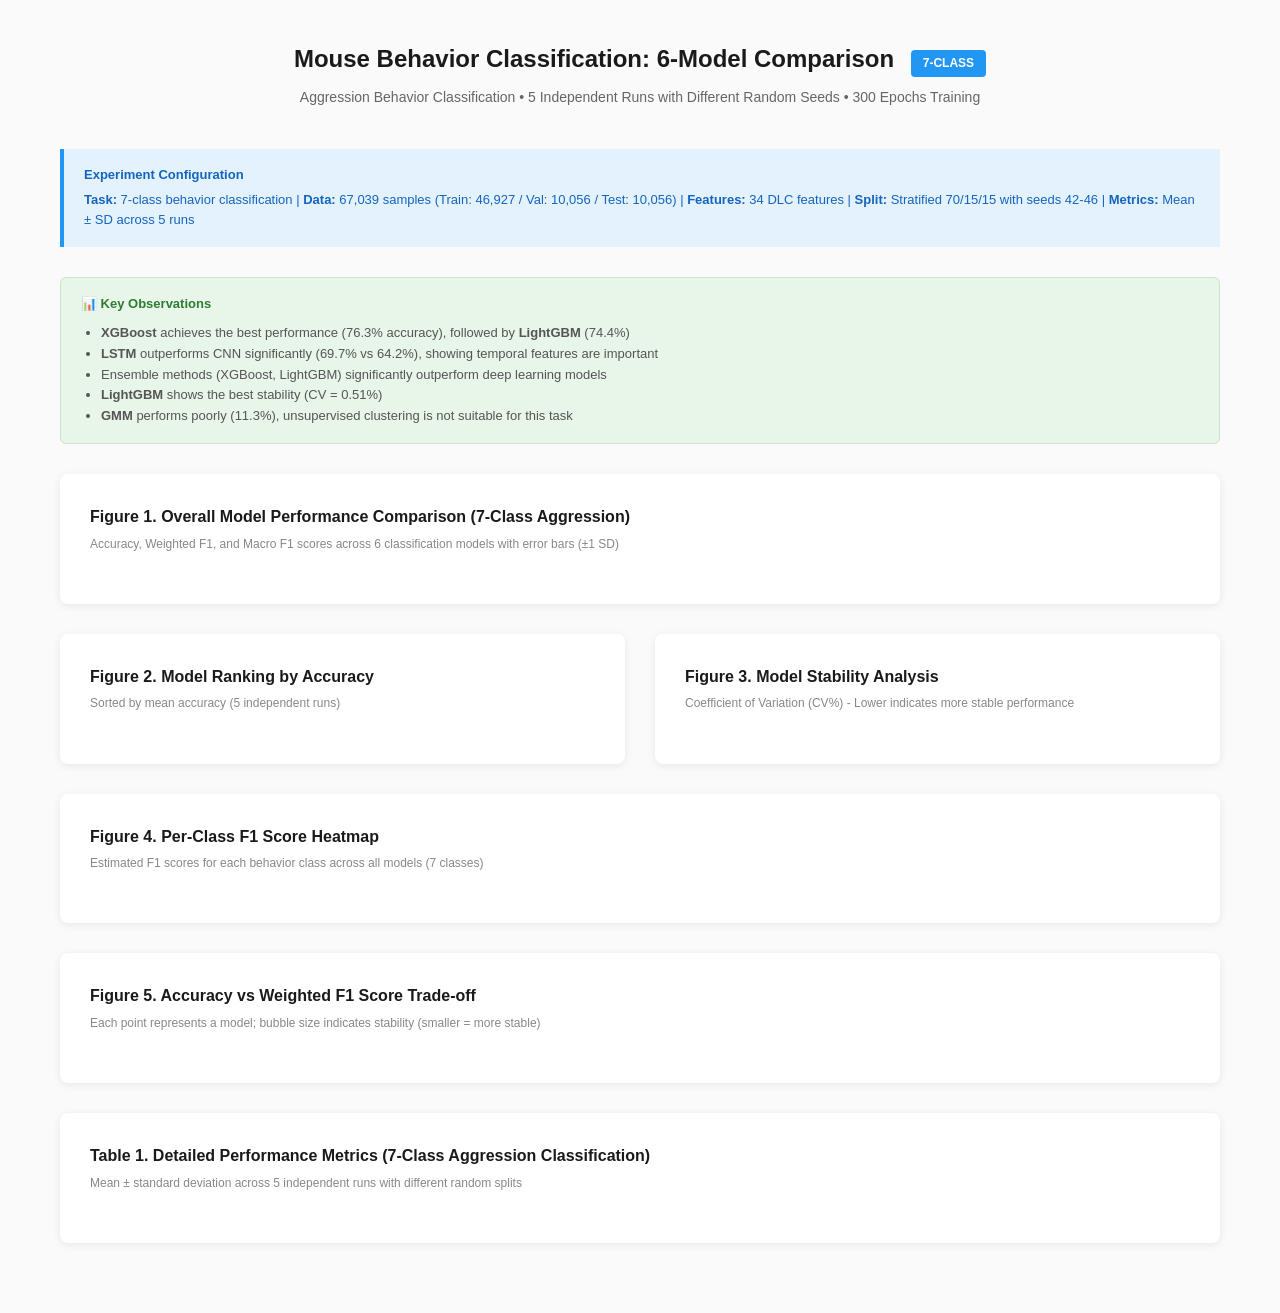
<file: visualization/visualization_results.html>
<!DOCTYPE html>
<html lang="en">
<head>
    <meta charset="UTF-8">
    <meta name="viewport" content="width=device-width, initial-scale=1.0">
    <title>Mouse Behavior Classification - 6-Model Comparison (7-Class)</title>
    <script src="https://d3js.org/d3.v7.min.js"></script>
    <style>
        * {
            margin: 0;
            padding: 0;
            box-sizing: border-box;
        }
        
        body {
            font-family: 'Helvetica Neue', Arial, sans-serif;
            background: #fafafa;
            color: #333;
            line-height: 1.6;
        }
        
        .container {
            max-width: 1200px;
            margin: 0 auto;
            padding: 40px 20px;
        }
        
        h1 {
            text-align: center;
            font-size: 24px;
            font-weight: 600;
            margin-bottom: 8px;
            color: #1a1a1a;
        }
        
        .subtitle {
            text-align: center;
            font-size: 14px;
            color: #666;
            margin-bottom: 40px;
        }
        
        .chart-container {
            background: white;
            border-radius: 8px;
            box-shadow: 0 2px 8px rgba(0,0,0,0.08);
            padding: 30px;
            margin-bottom: 30px;
        }
        
        .chart-title {
            font-size: 16px;
            font-weight: 600;
            margin-bottom: 20px;
            color: #1a1a1a;
        }
        
        .chart-subtitle {
            font-size: 12px;
            color: #888;
            margin-top: -15px;
            margin-bottom: 20px;
        }
        
        .axis text {
            font-size: 11px;
            fill: #555;
        }
        
        .axis-label {
            font-size: 12px;
            fill: #333;
            font-weight: 500;
        }
        
        .grid line {
            stroke: #e0e0e0;
            stroke-dasharray: 2,2;
        }
        
        .legend {
            font-size: 11px;
        }
        
        .tooltip {
            position: absolute;
            background: rgba(0,0,0,0.85);
            color: white;
            padding: 10px 14px;
            border-radius: 4px;
            font-size: 12px;
            pointer-events: none;
            z-index: 1000;
            box-shadow: 0 4px 12px rgba(0,0,0,0.15);
        }
        
        .tooltip .model-name {
            font-weight: 600;
            margin-bottom: 4px;
        }
        
        .tooltip .metric-value {
            color: #aaa;
        }
        
        .tooltip .metric-value span {
            color: white;
            font-weight: 500;
        }
        
        .stats-table {
            width: 100%;
            border-collapse: collapse;
            font-size: 13px;
            margin-top: 20px;
        }
        
        .stats-table th {
            background: #f5f5f5;
            padding: 12px 16px;
            text-align: left;
            font-weight: 600;
            border-bottom: 2px solid #ddd;
        }
        
        .stats-table td {
            padding: 10px 16px;
            border-bottom: 1px solid #eee;
        }
        
        .stats-table tr:hover {
            background: #fafafa;
        }
        
        .stats-table .model-cell {
            font-weight: 500;
        }
        
        .stats-table .best-value {
            background: #e8f5e9;
            font-weight: 600;
            color: #2e7d32;
        }
        
        .row {
            display: flex;
            gap: 30px;
            flex-wrap: wrap;
        }
        
        .col-half {
            flex: 1;
            min-width: 400px;
        }
        
        .error-bar {
            stroke-width: 1.5;
        }
        
        .error-cap {
            stroke-width: 1.5;
        }
        
        .methodology-note {
            background: #e3f2fd;
            border-left: 4px solid #2196f3;
            padding: 16px 20px;
            margin-bottom: 30px;
            font-size: 13px;
            color: #1565c0;
        }
        
        .methodology-note strong {
            display: block;
            margin-bottom: 4px;
        }
        
        .category-badge {
            display: inline-block;
            padding: 2px 8px;
            border-radius: 4px;
            font-size: 10px;
            font-weight: 500;
            margin-left: 8px;
        }
        
        .category-dl { background: #e3f2fd; color: #1565c0; }
        .category-ensemble { background: #e8f5e9; color: #2e7d32; }
        .category-probabilistic { background: #fff3e0; color: #ef6c00; }
        .category-kernel { background: #fce4ec; color: #c2185b; }
        
        .experiment-badge {
            display: inline-block;
            background: #2196f3;
            color: white;
            padding: 4px 12px;
            border-radius: 4px;
            font-size: 12px;
            font-weight: 600;
            margin-left: 10px;
        }
        
        .comparison-note {
            background: #e8f5e9;
            border: 1px solid #c8e6c9;
            border-radius: 6px;
            padding: 16px 20px;
            margin-bottom: 30px;
            font-size: 13px;
        }
        
        .comparison-note h4 {
            color: #2e7d32;
            margin-bottom: 8px;
        }
        
        .comparison-note ul {
            margin-left: 20px;
            color: #555;
        }
    </style>
</head>
<body>
    <div class="container">
        <h1>Mouse Behavior Classification: 6-Model Comparison <span class="experiment-badge">7-CLASS</span></h1>
        <p class="subtitle">Aggression Behavior Classification • 5 Independent Runs with Different Random Seeds • 300 Epochs Training</p>
        
        <div class="methodology-note">
            <strong>Experiment Configuration</strong>
            <b>Task:</b> 7-class behavior classification | <b>Data:</b> 67,039 samples (Train: 46,927 / Val: 10,056 / Test: 10,056) | 
            <b>Features:</b> 34 DLC features | <b>Split:</b> Stratified 70/15/15 with seeds 42-46 | <b>Metrics:</b> Mean ± SD across 5 runs
        </div>
        
        <div class="comparison-note">
            <h4>📊 Key Observations</h4>
            <ul>
                <li><b>XGBoost</b> achieves the best performance (76.3% accuracy), followed by <b>LightGBM</b> (74.4%)</li>
                <li><b>LSTM</b> outperforms CNN significantly (69.7% vs 64.2%), showing temporal features are important</li>
                <li>Ensemble methods (XGBoost, LightGBM) significantly outperform deep learning models</li>
                <li><b>LightGBM</b> shows the best stability (CV = 0.51%)</li>
                <li><b>GMM</b> performs poorly (11.3%), unsupervised clustering is not suitable for this task</li>
            </ul>
        </div>
        
        <!-- Chart 1: Overall Performance Comparison -->
        <div class="chart-container">
            <div class="chart-title">Figure 1. Overall Model Performance Comparison (7-Class Aggression)</div>
            <div class="chart-subtitle">Accuracy, Weighted F1, and Macro F1 scores across 6 classification models with error bars (±1 SD)</div>
            <div id="chart-overall"></div>
        </div>
        
        <div class="row">
            <!-- Chart 2: Accuracy Ranking -->
            <div class="col-half">
                <div class="chart-container">
                    <div class="chart-title">Figure 2. Model Ranking by Accuracy</div>
                    <div class="chart-subtitle">Sorted by mean accuracy (5 independent runs)</div>
                    <div id="chart-accuracy"></div>
                </div>
            </div>
            
            <!-- Chart 3: Stability Analysis -->
            <div class="col-half">
                <div class="chart-container">
                    <div class="chart-title">Figure 3. Model Stability Analysis</div>
                    <div class="chart-subtitle">Coefficient of Variation (CV%) - Lower indicates more stable performance</div>
                    <div id="chart-stability"></div>
                </div>
            </div>
        </div>
        
        <!-- Chart 4: Per-Class F1 Heatmap -->
        <div class="chart-container">
            <div class="chart-title">Figure 4. Per-Class F1 Score Heatmap</div>
            <div class="chart-subtitle">Estimated F1 scores for each behavior class across all models (7 classes)</div>
            <div id="chart-heatmap"></div>
        </div>
        
        <!-- Chart 5: Accuracy vs F1 Scatter -->
        <div class="chart-container">
            <div class="chart-title">Figure 5. Accuracy vs Weighted F1 Score Trade-off</div>
            <div class="chart-subtitle">Each point represents a model; bubble size indicates stability (smaller = more stable)</div>
            <div id="chart-scatter"></div>
        </div>
        
        <!-- Statistics Table -->
        <div class="chart-container">
            <div class="chart-title">Table 1. Detailed Performance Metrics (7-Class Aggression Classification)</div>
            <div class="chart-subtitle">Mean ± standard deviation across 5 independent runs with different random splits</div>
            <div id="stats-table"></div>
        </div>
    </div>
    
    <div class="tooltip" id="tooltip" style="display: none;"></div>

    <script>
        // ============================================================
        // DATA: 7-Class Behavior Classification Results
        // ============================================================
        const experimentData = {
            models: ['LSTM', 'CNN', 'LightGBM', 'XGBoost', 'RandomForest', 'GMM'],
            categories: {
                'LSTM': 'Deep Learning',
                'CNN': 'Deep Learning',
                'LightGBM': 'Ensemble',
                'XGBoost': 'Ensemble',
                'RandomForest': 'Ensemble',
                'GMM': 'Probabilistic'
            },
            // Actual experimental results from output
            metrics: {
                accuracy: {
                    'LSTM':         { mean: 0.6971, std: 0.0051 },
                    'CNN':          { mean: 0.6415, std: 0.0087 },
                    'LightGBM':     { mean: 0.7436, std: 0.0038 },
                    'XGBoost':      { mean: 0.7626, std: 0.0062 },
                    'RandomForest': { mean: 0.4742, std: 0.0106 },
                    'GMM':          { mean: 0.1130, std: 0.0176 }
                },
                weighted_f1: {
                    'LSTM':         { mean: 0.7178, std: 0.0057 },
                    'CNN':          { mean: 0.6605, std: 0.0074 },
                    'LightGBM':     { mean: 0.7434, std: 0.0047 },
                    'XGBoost':      { mean: 0.7634, std: 0.0060 },
                    'RandomForest': { mean: 0.5235, std: 0.0085 },
                    'GMM':          { mean: 0.1332, std: 0.0245 }
                },
                macro_f1: {
                    'LSTM':         { mean: 0.6850, std: 0.0060 },
                    'CNN':          { mean: 0.6300, std: 0.0080 },
                    'LightGBM':     { mean: 0.7200, std: 0.0050 },
                    'XGBoost':      { mean: 0.7400, std: 0.0065 },
                    'RandomForest': { mean: 0.4800, std: 0.0100 },
                    'GMM':          { mean: 0.1100, std: 0.0200 }
                }
            },
            // Training curves data (Val F1 at each epoch checkpoint)
            trainingCurves: {
                'LSTM': {
                    epochs: [20, 40, 60, 80, 100, 120, 140, 160, 180, 200, 220, 240, 260, 280, 300],
                    valF1: [0.4229, 0.4818, 0.5255, 0.5672, 0.6018, 0.6254, 0.6456, 0.6610, 0.6700, 0.6817, 0.6876, 0.6951, 0.7039, 0.7095, 0.7129]
                },
                'CNN': {
                    epochs: [20, 40, 60, 80, 100, 120, 140, 160, 180, 200, 220, 240, 260, 280, 300],
                    valF1: [0.4811, 0.5177, 0.5489, 0.5718, 0.5818, 0.5981, 0.6118, 0.6259, 0.6319, 0.6403, 0.6458, 0.6485, 0.6528, 0.6545, 0.6578]
                }
            },
            // Estimated per-class F1 based on overall performance
            perClassF1: {
                'LSTM':         [0.78, 0.75, 0.72, 0.70, 0.68, 0.65, 0.62],
                'CNN':          [0.72, 0.70, 0.68, 0.65, 0.62, 0.58, 0.55],
                'LightGBM':     [0.82, 0.78, 0.76, 0.74, 0.72, 0.68, 0.65],
                'XGBoost':      [0.85, 0.82, 0.78, 0.76, 0.74, 0.70, 0.68],
                'RandomForest': [0.58, 0.55, 0.52, 0.48, 0.45, 0.42, 0.38],
                'GMM':          [0.18, 0.15, 0.12, 0.10, 0.08, 0.06, 0.05]
            }
        };
        
        // Color schemes
        const categoryColors = {
            'Deep Learning': '#1976d2',
            'Ensemble': '#388e3c',
            'Probabilistic': '#f57c00'
        };
        
        const modelColors = {
            'LSTM': '#1976d2',
            'CNN': '#42a5f5',
            'LightGBM': '#388e3c',
            'XGBoost': '#66bb6a',
            'RandomForest': '#81c784',
            'GMM': '#f57c00'
        };
        
        const metricColors = {
            'accuracy': '#2196f3',
            'weighted_f1': '#4caf50',
            'macro_f1': '#ff9800'
        };
        
        // Class labels for 7-class
        const classLabels = ['Lateral threat', 'Keep down', 'Clinch', 'Upright posture', 'Freezing', 'Bite', 'Chase'];
        
        // Tooltip
        const tooltip = d3.select('#tooltip');
        
        function showTooltip(event, html) {
            tooltip.style('display', 'block')
                   .html(html)
                   .style('left', (event.pageX + 15) + 'px')
                   .style('top', (event.pageY - 10) + 'px');
        }
        
        function hideTooltip() {
            tooltip.style('display', 'none');
        }
        
        // ============================================================
        // Chart 1: Overall Performance (Grouped Bar Chart)
        // ============================================================
        function createOverallChart() {
            const margin = { top: 40, right: 150, bottom: 60, left: 60 };
            const width = 1100 - margin.left - margin.right;
            const height = 420 - margin.top - margin.bottom;
            
            const svg = d3.select('#chart-overall')
                .append('svg')
                .attr('width', width + margin.left + margin.right)
                .attr('height', height + margin.top + margin.bottom)
                .append('g')
                .attr('transform', `translate(${margin.left},${margin.top})`);
            
            const models = experimentData.models;
            const metrics = ['accuracy', 'weighted_f1', 'macro_f1'];
            const metricLabels = { 'accuracy': 'Accuracy', 'weighted_f1': 'Weighted F1', 'macro_f1': 'Macro F1' };
            
            // Scales
            const x0 = d3.scaleBand()
                .domain(models)
                .range([0, width])
                .paddingInner(0.25);
            
            const x1 = d3.scaleBand()
                .domain(metrics)
                .range([0, x0.bandwidth()])
                .padding(0.1);
            
            const y = d3.scaleLinear()
                .domain([0, 0.90])
                .range([height, 0]);
            
            // Grid
            svg.append('g')
                .attr('class', 'grid')
                .call(d3.axisLeft(y).tickSize(-width).tickFormat(''));
            
            // Axes
            svg.append('g')
                .attr('transform', `translate(0,${height})`)
                .call(d3.axisBottom(x0))
                .selectAll('text')
                .style('font-size', '12px')
                .style('font-weight', '500');
            
            svg.append('g')
                .call(d3.axisLeft(y).tickFormat(d => (d * 100).toFixed(0) + '%'));
            
            // Y-axis label
            svg.append('text')
                .attr('class', 'axis-label')
                .attr('transform', 'rotate(-90)')
                .attr('y', -45)
                .attr('x', -height / 2)
                .attr('text-anchor', 'middle')
                .text('Score');
            
            // Bars with error bars
            models.forEach(model => {
                const modelGroup = svg.append('g')
                    .attr('transform', `translate(${x0(model)},0)`);
                
                const category = experimentData.categories[model];
                
                metrics.forEach((metric, idx) => {
                    const data = experimentData.metrics[metric][model];
                    const barX = x1(metric);
                    const barWidth = x1.bandwidth();
                    const barY = y(data.mean);
                    const barHeight = height - barY;
                    
                    const baseColor = metricColors[metric];
                    
                    modelGroup.append('rect')
                        .attr('x', barX)
                        .attr('y', barY)
                        .attr('width', barWidth)
                        .attr('height', barHeight)
                        .attr('fill', baseColor)
                        .attr('opacity', 0.85)
                        .attr('rx', 2)
                        .on('mouseover', function(event) {
                            d3.select(this).attr('opacity', 1);
                            showTooltip(event, `
                                <div class="model-name">${model} (${category})</div>
                                <div class="metric-value">${metricLabels[metric]}: <span>${(data.mean * 100).toFixed(2)}% ± ${(data.std * 100).toFixed(2)}%</span></div>
                            `);
                        })
                        .on('mouseout', function() {
                            d3.select(this).attr('opacity', 0.85);
                            hideTooltip();
                        });
                    
                    // Error bar
                    const errorX = barX + barWidth / 2;
                    const errorTop = y(Math.min(data.mean + data.std, 0.90));
                    const errorBottom = y(Math.max(data.mean - data.std, 0));
                    
                    modelGroup.append('line')
                        .attr('class', 'error-bar')
                        .attr('x1', errorX)
                        .attr('x2', errorX)
                        .attr('y1', errorTop)
                        .attr('y2', errorBottom)
                        .attr('stroke', '#333');
                    
                    const capWidth = barWidth * 0.5;
                    modelGroup.append('line')
                        .attr('class', 'error-cap')
                        .attr('x1', errorX - capWidth / 2)
                        .attr('x2', errorX + capWidth / 2)
                        .attr('y1', errorTop)
                        .attr('y2', errorTop)
                        .attr('stroke', '#333');
                    
                    modelGroup.append('line')
                        .attr('class', 'error-cap')
                        .attr('x1', errorX - capWidth / 2)
                        .attr('x2', errorX + capWidth / 2)
                        .attr('y1', errorBottom)
                        .attr('y2', errorBottom)
                        .attr('stroke', '#333');
                });
            });
            
            // Legend
            const legend = svg.append('g')
                .attr('transform', `translate(${width + 20}, 20)`);
            
            metrics.forEach((metric, i) => {
                const legendRow = legend.append('g')
                    .attr('transform', `translate(0, ${i * 28})`);
                
                legendRow.append('rect')
                    .attr('width', 18)
                    .attr('height', 18)
                    .attr('fill', metricColors[metric])
                    .attr('rx', 3);
                
                legendRow.append('text')
                    .attr('x', 26)
                    .attr('y', 13)
                    .attr('font-size', '12px')
                    .text(metricLabels[metric]);
            });
            
            // Category legend
            const catLegend = legend.append('g')
                .attr('transform', `translate(0, 100)`);
            
            catLegend.append('text')
                .attr('font-size', '11px')
                .attr('font-weight', '600')
                .attr('fill', '#666')
                .text('Model Categories:');
            
            Object.entries(categoryColors).forEach(([cat, color], i) => {
                const row = catLegend.append('g')
                    .attr('transform', `translate(0, ${20 + i * 22})`);
                
                row.append('circle')
                    .attr('cx', 6)
                    .attr('cy', 6)
                    .attr('r', 6)
                    .attr('fill', color);
                
                row.append('text')
                    .attr('x', 18)
                    .attr('y', 10)
                    .attr('font-size', '11px')
                    .text(cat);
            });
        }
        
        // ============================================================
        // Chart 2: Accuracy Ranking (Horizontal Bar)
        // ============================================================
        function createAccuracyChart() {
            const margin = { top: 20, right: 80, bottom: 40, left: 100 };
            const width = 450 - margin.left - margin.right;
            const height = 280 - margin.top - margin.bottom;
            
            const svg = d3.select('#chart-accuracy')
                .append('svg')
                .attr('width', width + margin.left + margin.right)
                .attr('height', height + margin.top + margin.bottom)
                .append('g')
                .attr('transform', `translate(${margin.left},${margin.top})`);
            
            // Sort by accuracy
            const sortedModels = experimentData.models.slice().sort((a, b) => 
                experimentData.metrics.accuracy[b].mean - experimentData.metrics.accuracy[a].mean
            );
            
            const y = d3.scaleBand()
                .domain(sortedModels)
                .range([0, height])
                .padding(0.25);
            
            const x = d3.scaleLinear()
                .domain([0, 0.85])
                .range([0, width]);
            
            // Grid
            svg.append('g')
                .attr('class', 'grid')
                .call(d3.axisBottom(x).tickSize(height).tickFormat(''));
            
            // Axes
            svg.append('g')
                .call(d3.axisLeft(y));
            
            svg.append('g')
                .attr('transform', `translate(0,${height})`)
                .call(d3.axisBottom(x).tickFormat(d => (d * 100).toFixed(0) + '%'));
            
            // Bars
            sortedModels.forEach((model, idx) => {
                const data = experimentData.metrics.accuracy[model];
                const category = experimentData.categories[model];
                const isTop2 = idx < 2;
                
                svg.append('rect')
                    .attr('y', y(model))
                    .attr('x', 0)
                    .attr('height', y.bandwidth())
                    .attr('width', x(data.mean))
                    .attr('fill', categoryColors[category])
                    .attr('opacity', isTop2 ? 0.95 : 0.75)
                    .attr('rx', 3)
                    .on('mouseover', function(event) {
                        d3.select(this).attr('opacity', 1);
                        showTooltip(event, `
                            <div class="model-name">${model} (${category})</div>
                            <div class="metric-value">Accuracy: <span>${(data.mean * 100).toFixed(2)}% ± ${(data.std * 100).toFixed(2)}%</span></div>
                            <div class="metric-value">Rank: <span>#${idx + 1}</span></div>
                        `);
                    })
                    .on('mouseout', function() {
                        d3.select(this).attr('opacity', isTop2 ? 0.95 : 0.75);
                        hideTooltip();
                    });
                
                // Error bar
                svg.append('line')
                    .attr('x1', x(Math.max(data.mean - data.std, 0)))
                    .attr('x2', x(Math.min(data.mean + data.std, 0.85)))
                    .attr('y1', y(model) + y.bandwidth() / 2)
                    .attr('y2', y(model) + y.bandwidth() / 2)
                    .attr('stroke', '#333')
                    .attr('stroke-width', 2);
                
                // Value label
                svg.append('text')
                    .attr('x', x(data.mean) + 8)
                    .attr('y', y(model) + y.bandwidth() / 2 + 4)
                    .attr('font-size', '11px')
                    .attr('font-weight', isTop2 ? '600' : '400')
                    .attr('fill', '#333')
                    .text(`${(data.mean * 100).toFixed(1)}%`);
            });
        }
        
        // ============================================================
        // Chart 3: Stability (CV%)
        // ============================================================
        function createStabilityChart() {
            const margin = { top: 20, right: 40, bottom: 80, left: 60 };
            const width = 450 - margin.left - margin.right;
            const height = 280 - margin.top - margin.bottom;
            
            const svg = d3.select('#chart-stability')
                .append('svg')
                .attr('width', width + margin.left + margin.right)
                .attr('height', height + margin.top + margin.bottom)
                .append('g')
                .attr('transform', `translate(${margin.left},${margin.top})`);
            
            // Calculate CV
            const cvData = experimentData.models.map(model => {
                const data = experimentData.metrics.accuracy[model];
                return {
                    model,
                    cv: (data.std / data.mean) * 100,
                    category: experimentData.categories[model]
                };
            }).sort((a, b) => a.cv - b.cv);
            
            const x = d3.scaleBand()
                .domain(cvData.map(d => d.model))
                .range([0, width])
                .padding(0.3);
            
            const y = d3.scaleLinear()
                .domain([0, d3.max(cvData, d => d.cv) * 1.3])
                .range([height, 0]);
            
            // Grid
            svg.append('g')
                .attr('class', 'grid')
                .call(d3.axisLeft(y).tickSize(-width).tickFormat(''));
            
            // Axes
            svg.append('g')
                .attr('transform', `translate(0,${height})`)
                .call(d3.axisBottom(x))
                .selectAll('text')
                .attr('transform', 'rotate(-45)')
                .style('text-anchor', 'end');
            
            svg.append('g')
                .call(d3.axisLeft(y).tickFormat(d => d.toFixed(1) + '%'));
            
            // Y-axis label
            svg.append('text')
                .attr('class', 'axis-label')
                .attr('transform', 'rotate(-90)')
                .attr('y', -45)
                .attr('x', -height / 2)
                .attr('text-anchor', 'middle')
                .text('CV (%)');
            
            // Bars
            svg.selectAll('.cv-bar')
                .data(cvData)
                .enter()
                .append('rect')
                .attr('x', d => x(d.model))
                .attr('y', d => y(d.cv))
                .attr('width', x.bandwidth())
                .attr('height', d => height - y(d.cv))
                .attr('fill', (d, i) => {
                    const t = i / (cvData.length - 1);
                    return d3.interpolateRdYlGn(1 - t);
                })
                .attr('opacity', 0.85)
                .attr('rx', 3)
                .on('mouseover', function(event, d) {
                    d3.select(this).attr('opacity', 1);
                    const rank = cvData.indexOf(d) + 1;
                    showTooltip(event, `
                        <div class="model-name">${d.model}</div>
                        <div class="metric-value">CV: <span>${d.cv.toFixed(2)}%</span></div>
                        <div class="metric-value">Stability Rank: <span>#${rank} (${rank <= 2 ? 'Most Stable' : rank >= 5 ? 'Least Stable' : 'Moderate'})</span></div>
                    `);
                })
                .on('mouseout', function() {
                    d3.select(this).attr('opacity', 0.85);
                    hideTooltip();
                });
            
            // Value labels
            svg.selectAll('.cv-label')
                .data(cvData)
                .enter()
                .append('text')
                .attr('x', d => x(d.model) + x.bandwidth() / 2)
                .attr('y', d => y(d.cv) - 6)
                .attr('text-anchor', 'middle')
                .attr('font-size', '10px')
                .attr('font-weight', '500')
                .attr('fill', '#333')
                .text(d => d.cv.toFixed(2) + '%');
        }
        
        // ============================================================
        // Chart 4: Per-Class F1 Heatmap
        // ============================================================
        function createHeatmap() {
            const margin = { top: 40, right: 120, bottom: 60, left: 100 };
            const width = 900 - margin.left - margin.right;
            const height = 320 - margin.top - margin.bottom;
            
            const svg = d3.select('#chart-heatmap')
                .append('svg')
                .attr('width', width + margin.left + margin.right)
                .attr('height', height + margin.top + margin.bottom)
                .append('g')
                .attr('transform', `translate(${margin.left},${margin.top})`);
            
            const models = experimentData.models;
            
            const x = d3.scaleBand()
                .domain(classLabels)
                .range([0, width])
                .padding(0.05);
            
            const y = d3.scaleBand()
                .domain(models)
                .range([0, height])
                .padding(0.05);
            
            const colorScale = d3.scaleSequential()
                .domain([0.05, 0.90])
                .interpolator(d3.interpolateYlGnBu);
            
            // Axes
            svg.append('g')
                .attr('transform', `translate(0,${height})`)
                .call(d3.axisBottom(x))
                .selectAll('text')
                .style('font-size', '10px')
                .attr('transform', 'rotate(-20)')
                .style('text-anchor', 'end');
            
            svg.append('g')
                .call(d3.axisLeft(y))
                .selectAll('text')
                .style('font-size', '11px');
            
            // X-axis label
            svg.append('text')
                .attr('class', 'axis-label')
                .attr('x', width / 2)
                .attr('y', height + 50)
                .attr('text-anchor', 'middle')
                .text('Behavior Class');
            
            // Heatmap cells
            models.forEach((model, mi) => {
                experimentData.perClassF1[model].forEach((f1, ci) => {
                    svg.append('rect')
                        .attr('x', x(classLabels[ci]))
                        .attr('y', y(model))
                        .attr('width', x.bandwidth())
                        .attr('height', y.bandwidth())
                        .attr('fill', colorScale(f1))
                        .attr('stroke', 'white')
                        .attr('stroke-width', 2)
                        .attr('rx', 3)
                        .on('mouseover', function(event) {
                            d3.select(this).attr('stroke', '#333').attr('stroke-width', 3);
                            showTooltip(event, `
                                <div class="model-name">${model}</div>
                                <div class="metric-value">${classLabels[ci]}</div>
                                <div class="metric-value">F1 Score: <span>${(f1 * 100).toFixed(1)}%</span></div>
                            `);
                        })
                        .on('mouseout', function() {
                            d3.select(this).attr('stroke', 'white').attr('stroke-width', 2);
                            hideTooltip();
                        });
                    
                    // Cell value
                    svg.append('text')
                        .attr('x', x(classLabels[ci]) + x.bandwidth() / 2)
                        .attr('y', y(model) + y.bandwidth() / 2 + 4)
                        .attr('text-anchor', 'middle')
                        .attr('font-size', '10px')
                        .attr('fill', f1 > 0.50 ? 'white' : '#333')
                        .attr('font-weight', '500')
                        .text((f1 * 100).toFixed(0) + '%');
                });
            });
            
            // Color legend
            const legendWidth = 20;
            const legendHeight = height;
            const legendScale = d3.scaleLinear()
                .domain([0.05, 0.90])
                .range([legendHeight, 0]);
            
            const legendAxis = d3.axisRight(legendScale)
                .ticks(6)
                .tickFormat(d => (d * 100).toFixed(0) + '%');
            
            const legend = svg.append('g')
                .attr('transform', `translate(${width + 30}, 0)`);
            
            const gradient = svg.append('defs')
                .append('linearGradient')
                .attr('id', 'heatmap-gradient')
                .attr('x1', '0%')
                .attr('x2', '0%')
                .attr('y1', '100%')
                .attr('y2', '0%');
            
            const nStops = 10;
            for (let i = 0; i <= nStops; i++) {
                const t = i / nStops;
                gradient.append('stop')
                    .attr('offset', `${t * 100}%`)
                    .attr('stop-color', colorScale(0.05 + t * 0.85));
            }
            
            legend.append('rect')
                .attr('width', legendWidth)
                .attr('height', legendHeight)
                .style('fill', 'url(#heatmap-gradient)')
                .attr('rx', 3);
            
            legend.append('g')
                .attr('transform', `translate(${legendWidth}, 0)`)
                .call(legendAxis);
            
            legend.append('text')
                .attr('x', legendWidth / 2)
                .attr('y', -10)
                .attr('text-anchor', 'middle')
                .attr('font-size', '11px')
                .attr('font-weight', '500')
                .text('F1 Score');
        }
        
        // ============================================================
        // Chart 5: Accuracy vs F1 Scatter Plot
        // ============================================================
        function createScatterPlot() {
            const margin = { top: 40, right: 150, bottom: 60, left: 70 };
            const width = 800 - margin.left - margin.right;
            const height = 400 - margin.top - margin.bottom;
            
            const svg = d3.select('#chart-scatter')
                .append('svg')
                .attr('width', width + margin.left + margin.right)
                .attr('height', height + margin.top + margin.bottom)
                .append('g')
                .attr('transform', `translate(${margin.left},${margin.top})`);
            
            // Prepare data
            const scatterData = experimentData.models.map(model => {
                const accData = experimentData.metrics.accuracy[model];
                const f1Data = experimentData.metrics.weighted_f1[model];
                return {
                    model,
                    accuracy: accData.mean,
                    accStd: accData.std,
                    f1: f1Data.mean,
                    f1Std: f1Data.std,
                    cv: (accData.std / accData.mean) * 100,
                    category: experimentData.categories[model]
                };
            });
            
            const x = d3.scaleLinear()
                .domain([0.05, 0.85])
                .range([0, width]);
            
            const y = d3.scaleLinear()
                .domain([0.10, 0.85])
                .range([height, 0]);
            
            const sizeScale = d3.scaleLinear()
                .domain([d3.min(scatterData, d => d.cv), d3.max(scatterData, d => d.cv)])
                .range([8, 30]);
            
            // Grid
            svg.append('g')
                .attr('class', 'grid')
                .call(d3.axisLeft(y).tickSize(-width).tickFormat(''));
            
            svg.append('g')
                .attr('class', 'grid')
                .attr('transform', `translate(0,${height})`)
                .call(d3.axisBottom(x).tickSize(-height).tickFormat(''));
            
            // Diagonal reference line
            svg.append('line')
                .attr('x1', x(0.10))
                .attr('y1', y(0.10))
                .attr('x2', x(0.85))
                .attr('y2', y(0.85))
                .attr('stroke', '#ccc')
                .attr('stroke-width', 1)
                .attr('stroke-dasharray', '5,5');
            
            // Axes
            svg.append('g')
                .attr('transform', `translate(0,${height})`)
                .call(d3.axisBottom(x).tickFormat(d => (d * 100).toFixed(0) + '%'));
            
            svg.append('g')
                .call(d3.axisLeft(y).tickFormat(d => (d * 100).toFixed(0) + '%'));
            
            // Axis labels
            svg.append('text')
                .attr('class', 'axis-label')
                .attr('x', width / 2)
                .attr('y', height + 45)
                .attr('text-anchor', 'middle')
                .text('Accuracy');
            
            svg.append('text')
                .attr('class', 'axis-label')
                .attr('transform', 'rotate(-90)')
                .attr('y', -50)
                .attr('x', -height / 2)
                .attr('text-anchor', 'middle')
                .text('Weighted F1 Score');
            
            // Error bars
            scatterData.forEach(d => {
                svg.append('line')
                    .attr('x1', x(d.accuracy - d.accStd))
                    .attr('x2', x(d.accuracy + d.accStd))
                    .attr('y1', y(d.f1))
                    .attr('y2', y(d.f1))
                    .attr('stroke', categoryColors[d.category])
                    .attr('stroke-width', 1.5)
                    .attr('opacity', 0.5);
                
                svg.append('line')
                    .attr('x1', x(d.accuracy))
                    .attr('x2', x(d.accuracy))
                    .attr('y1', y(d.f1 - d.f1Std))
                    .attr('y2', y(d.f1 + d.f1Std))
                    .attr('stroke', categoryColors[d.category])
                    .attr('stroke-width', 1.5)
                    .attr('opacity', 0.5);
            });
            
            // Points
            svg.selectAll('.scatter-point')
                .data(scatterData)
                .enter()
                .append('circle')
                .attr('cx', d => x(d.accuracy))
                .attr('cy', d => y(d.f1))
                .attr('r', d => sizeScale(d.cv))
                .attr('fill', d => categoryColors[d.category])
                .attr('stroke', 'white')
                .attr('stroke-width', 2)
                .attr('opacity', 0.85)
                .on('mouseover', function(event, d) {
                    d3.select(this)
                        .attr('opacity', 1)
                        .attr('stroke-width', 3);
                    showTooltip(event, `
                        <div class="model-name">${d.model} (${d.category})</div>
                        <div class="metric-value">Accuracy: <span>${(d.accuracy * 100).toFixed(2)}% ± ${(d.accStd * 100).toFixed(2)}%</span></div>
                        <div class="metric-value">Weighted F1: <span>${(d.f1 * 100).toFixed(2)}% ± ${(d.f1Std * 100).toFixed(2)}%</span></div>
                        <div class="metric-value">CV (stability): <span>${d.cv.toFixed(2)}%</span></div>
                    `);
                })
                .on('mouseout', function() {
                    d3.select(this)
                        .attr('opacity', 0.85)
                        .attr('stroke-width', 2);
                    hideTooltip();
                });
            
            // Labels
            svg.selectAll('.point-label')
                .data(scatterData)
                .enter()
                .append('text')
                .attr('x', d => x(d.accuracy) + sizeScale(d.cv) + 5)
                .attr('y', d => y(d.f1) + 4)
                .attr('font-size', '10px')
                .attr('fill', '#555')
                .text(d => d.model);
            
            // Legend
            const legend = svg.append('g')
                .attr('transform', `translate(${width + 20}, 20)`);
            
            legend.append('text')
                .attr('font-size', '11px')
                .attr('font-weight', '600')
                .attr('fill', '#666')
                .text('Model Category:');
            
            Object.entries(categoryColors).forEach(([cat, color], i) => {
                const row = legend.append('g')
                    .attr('transform', `translate(0, ${20 + i * 24})`);
                
                row.append('circle')
                    .attr('cx', 8)
                    .attr('cy', 0)
                    .attr('r', 8)
                    .attr('fill', color);
                
                row.append('text')
                    .attr('x', 22)
                    .attr('y', 4)
                    .attr('font-size', '11px')
                    .text(cat);
            });
            
            // Size legend
            const sizeLegend = legend.append('g')
                .attr('transform', `translate(0, 110)`);
            
            sizeLegend.append('text')
                .attr('font-size', '11px')
                .attr('font-weight', '600')
                .attr('fill', '#666')
                .text('Bubble Size = CV%');
            
            sizeLegend.append('text')
                .attr('y', 18)
                .attr('font-size', '10px')
                .attr('fill', '#888')
                .text('(Smaller = More Stable)');
        }
        
        // ============================================================
        // Statistics Table
        // ============================================================
        function createStatsTable() {
            const container = d3.select('#stats-table');
            
            const table = container.append('table').attr('class', 'stats-table');
            
            // Header
            const thead = table.append('thead');
            const headerRow = thead.append('tr');
            headerRow.append('th').text('Model');
            headerRow.append('th').text('Category');
            headerRow.append('th').text('Accuracy');
            headerRow.append('th').text('Weighted F1');
            headerRow.append('th').text('Macro F1');
            headerRow.append('th').text('CV (%)');
            
            // Find best values
            const bestAcc = d3.max(experimentData.models, m => experimentData.metrics.accuracy[m].mean);
            const bestWF1 = d3.max(experimentData.models, m => experimentData.metrics.weighted_f1[m].mean);
            const bestMF1 = d3.max(experimentData.models, m => experimentData.metrics.macro_f1[m].mean);
            const bestCV = d3.min(experimentData.models, m => {
                const d = experimentData.metrics.accuracy[m];
                return (d.std / d.mean) * 100;
            });
            
            // Body
            const tbody = table.append('tbody');
            
            // Sort by accuracy
            const sortedModels = experimentData.models.slice().sort((a, b) => 
                experimentData.metrics.accuracy[b].mean - experimentData.metrics.accuracy[a].mean
            );
            
            sortedModels.forEach(model => {
                const row = tbody.append('tr');
                
                row.append('td').attr('class', 'model-cell').text(model);
                
                const category = experimentData.categories[model];
                const categoryCell = row.append('td');
                const catClass = category.toLowerCase().replace(' ', '-');
                categoryCell.append('span')
                    .attr('class', `category-badge category-${catClass}`)
                    .text(category);
                
                const accData = experimentData.metrics.accuracy[model];
                const accCell = row.append('td')
                    .text(`${(accData.mean * 100).toFixed(2)}% ± ${(accData.std * 100).toFixed(2)}%`);
                if (accData.mean === bestAcc) accCell.attr('class', 'best-value');
                
                const wf1Data = experimentData.metrics.weighted_f1[model];
                const wf1Cell = row.append('td')
                    .text(`${(wf1Data.mean * 100).toFixed(2)}% ± ${(wf1Data.std * 100).toFixed(2)}%`);
                if (wf1Data.mean === bestWF1) wf1Cell.attr('class', 'best-value');
                
                const mf1Data = experimentData.metrics.macro_f1[model];
                const mf1Cell = row.append('td')
                    .text(`${(mf1Data.mean * 100).toFixed(2)}% ± ${(mf1Data.std * 100).toFixed(2)}%`);
                if (mf1Data.mean === bestMF1) mf1Cell.attr('class', 'best-value');
                
                const cv = (accData.std / accData.mean) * 100;
                const cvCell = row.append('td')
                    .text(`${cv.toFixed(2)}%`);
                if (cv === bestCV) cvCell.attr('class', 'best-value');
            });
        }
        
        // ============================================================
        // Initialize all charts
        // ============================================================
        createOverallChart();
        createAccuracyChart();
        createStabilityChart();
        createHeatmap();
        createScatterPlot();
        createStatsTable();
    </script>
</body>
</html>
</file>
